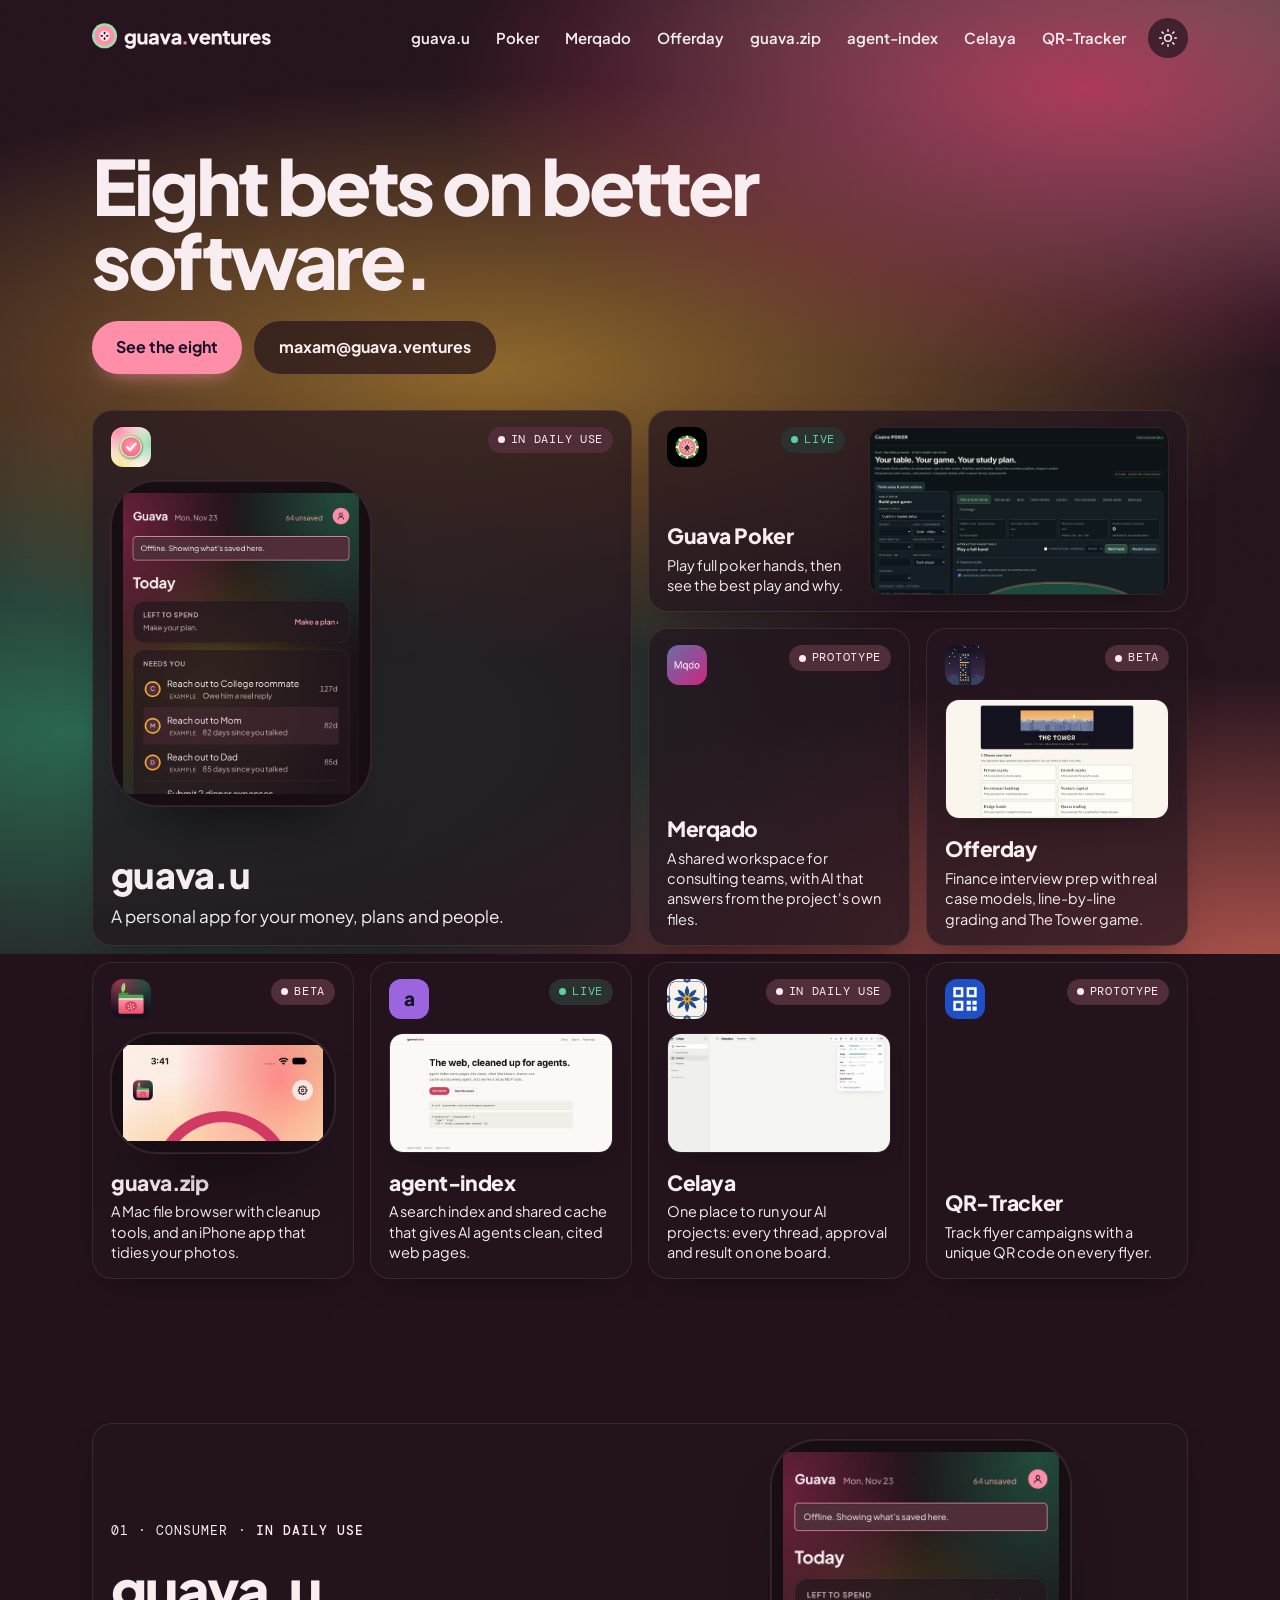
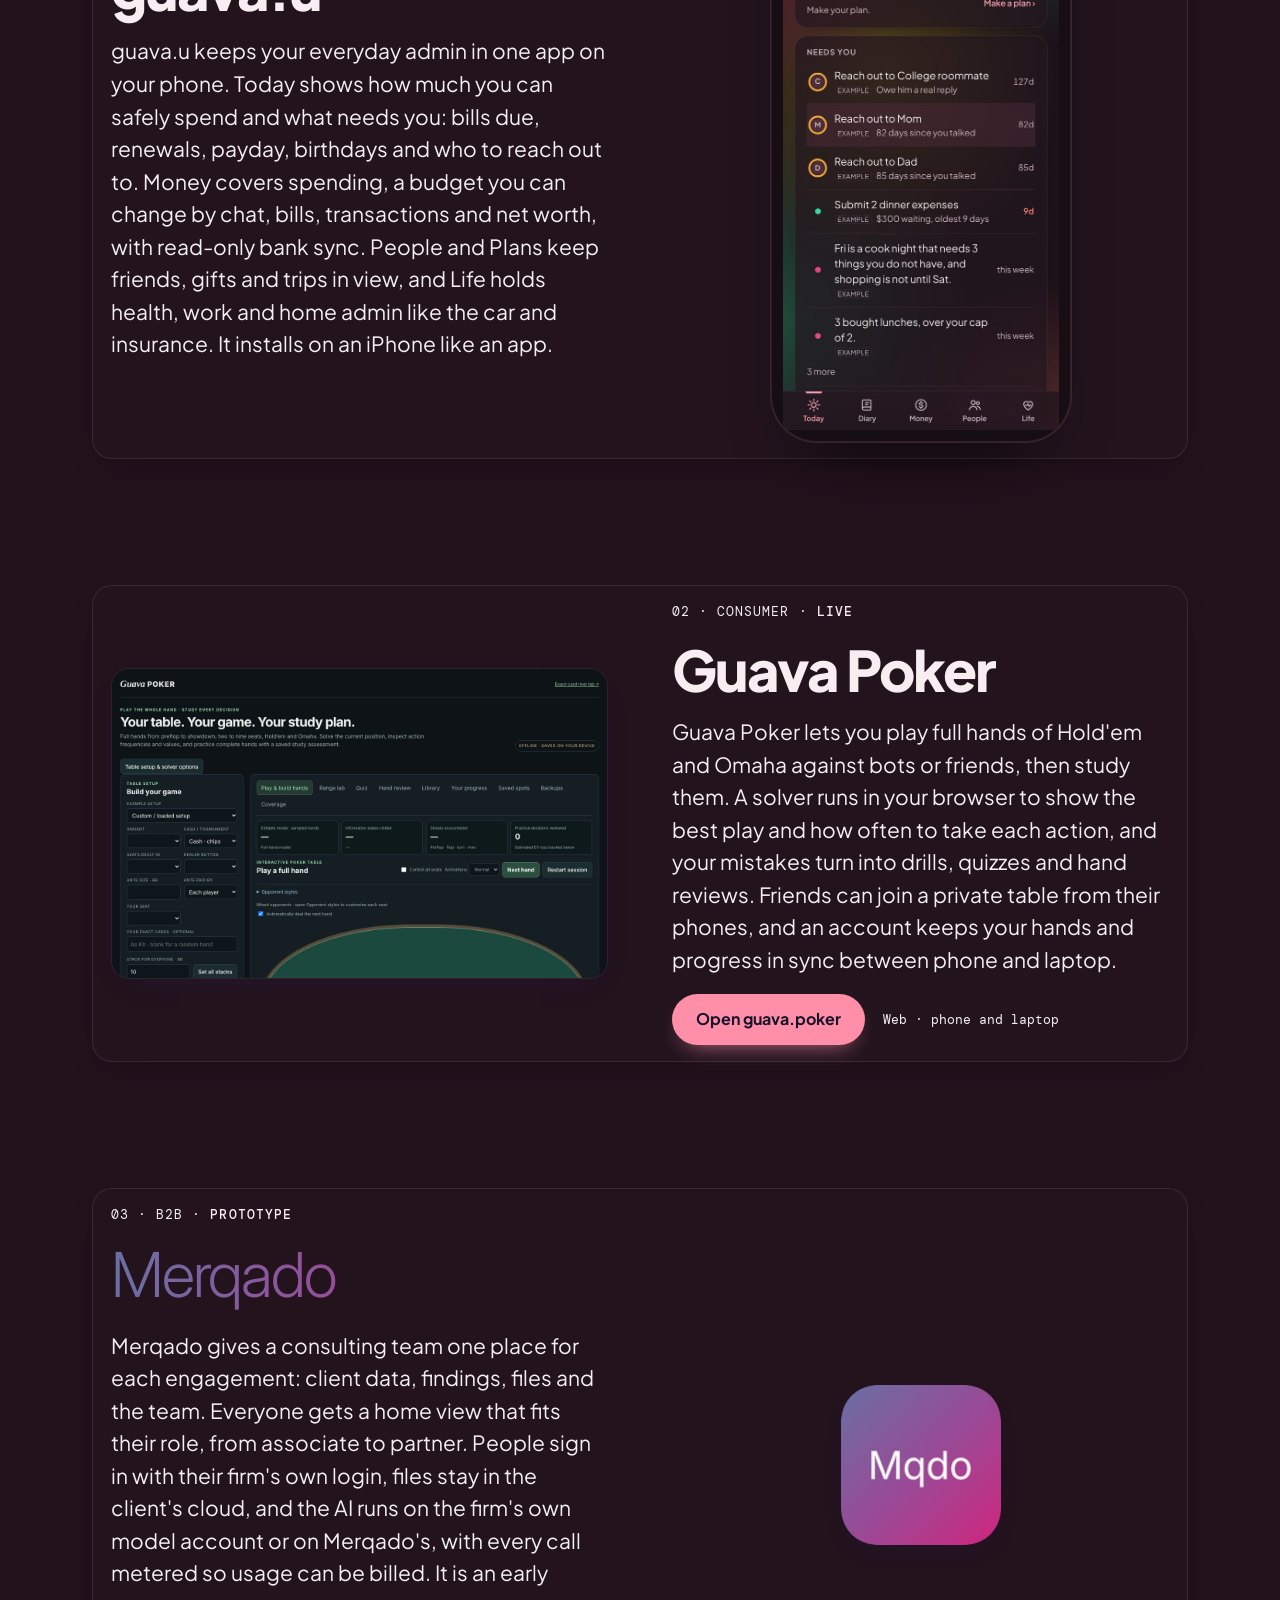
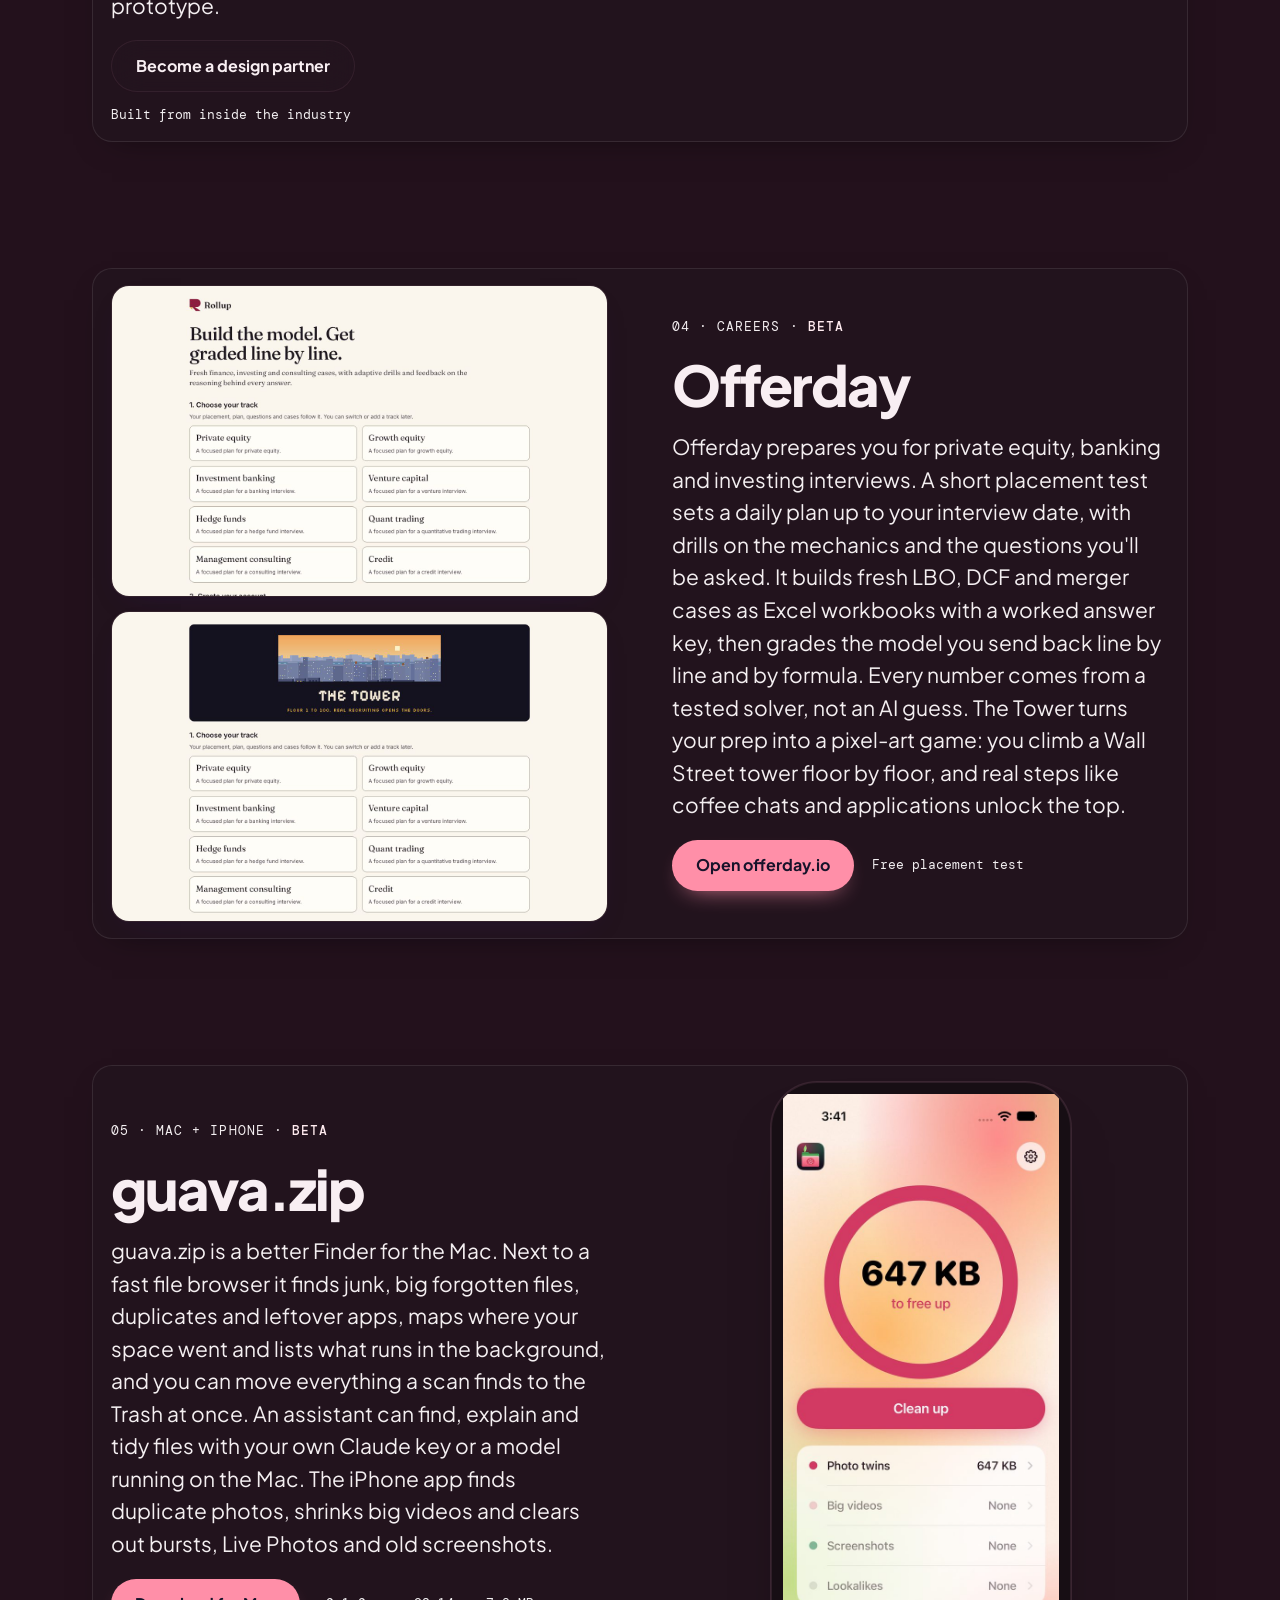
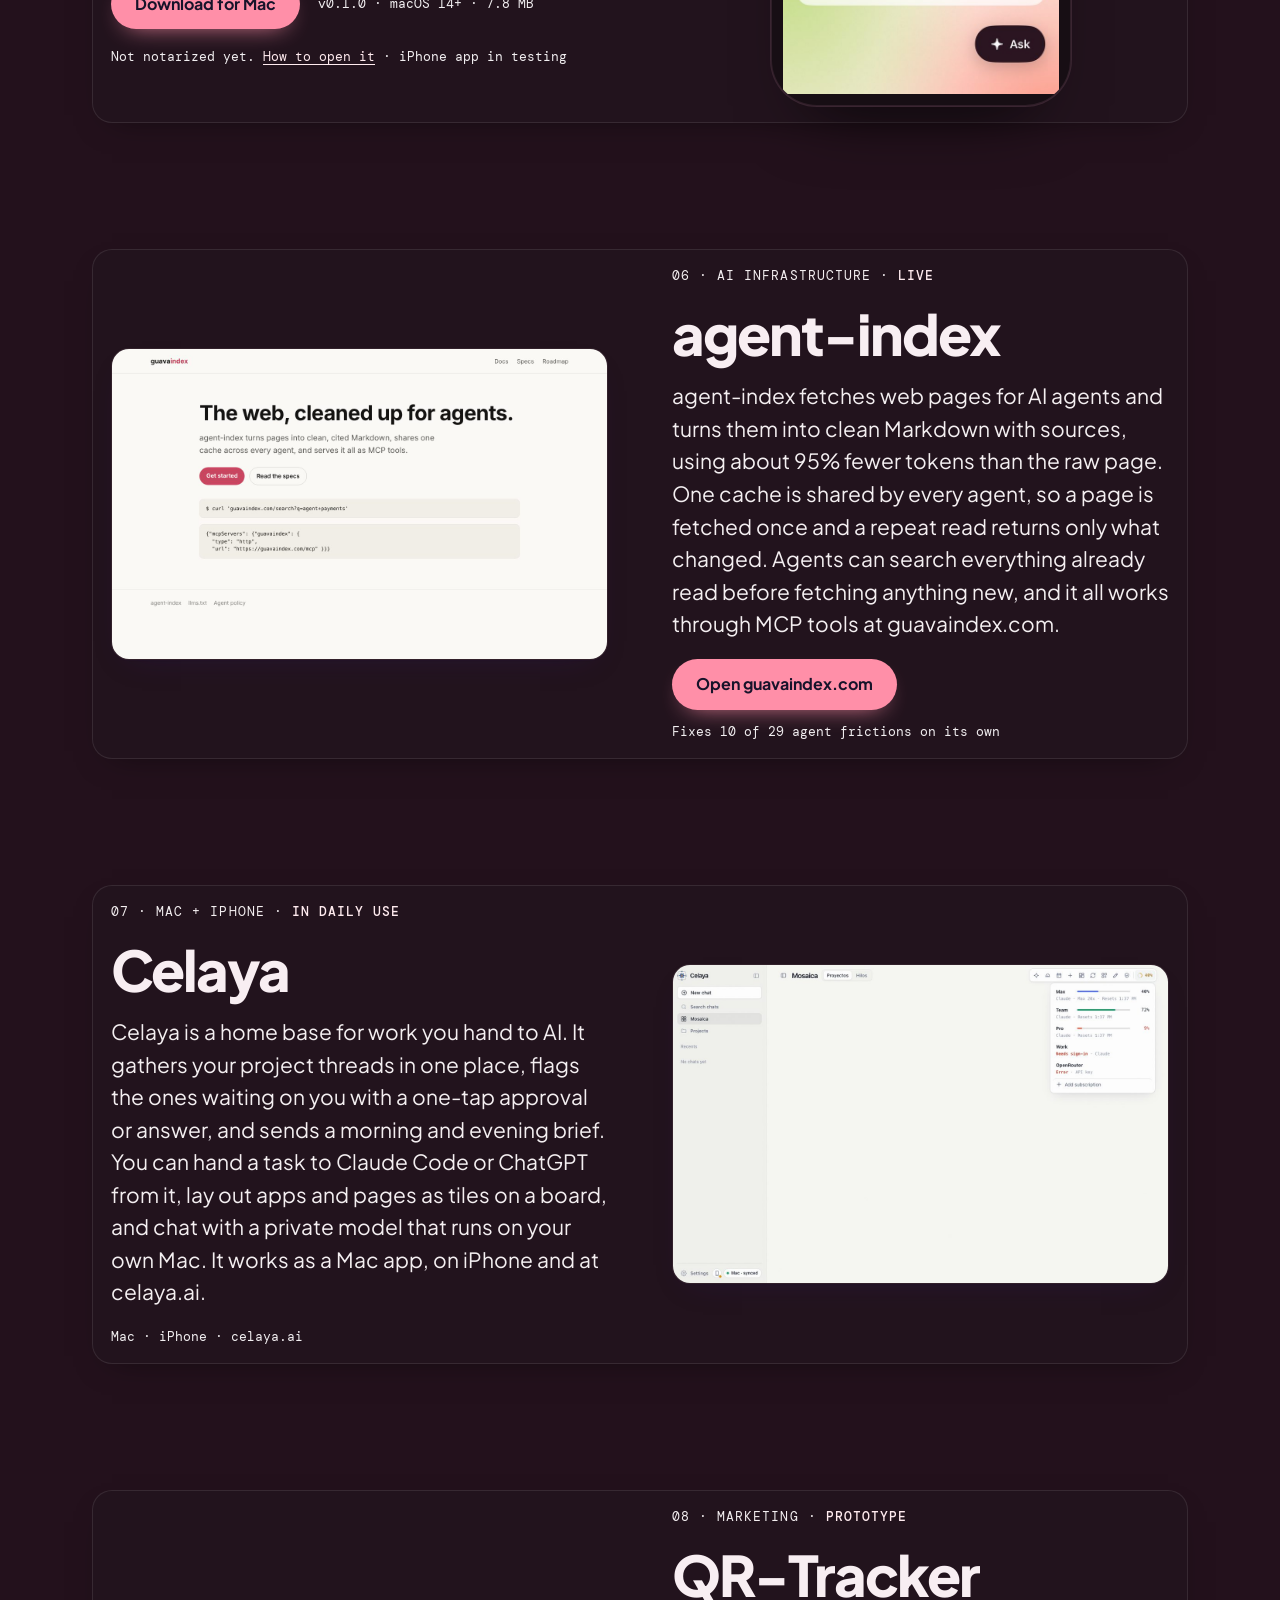
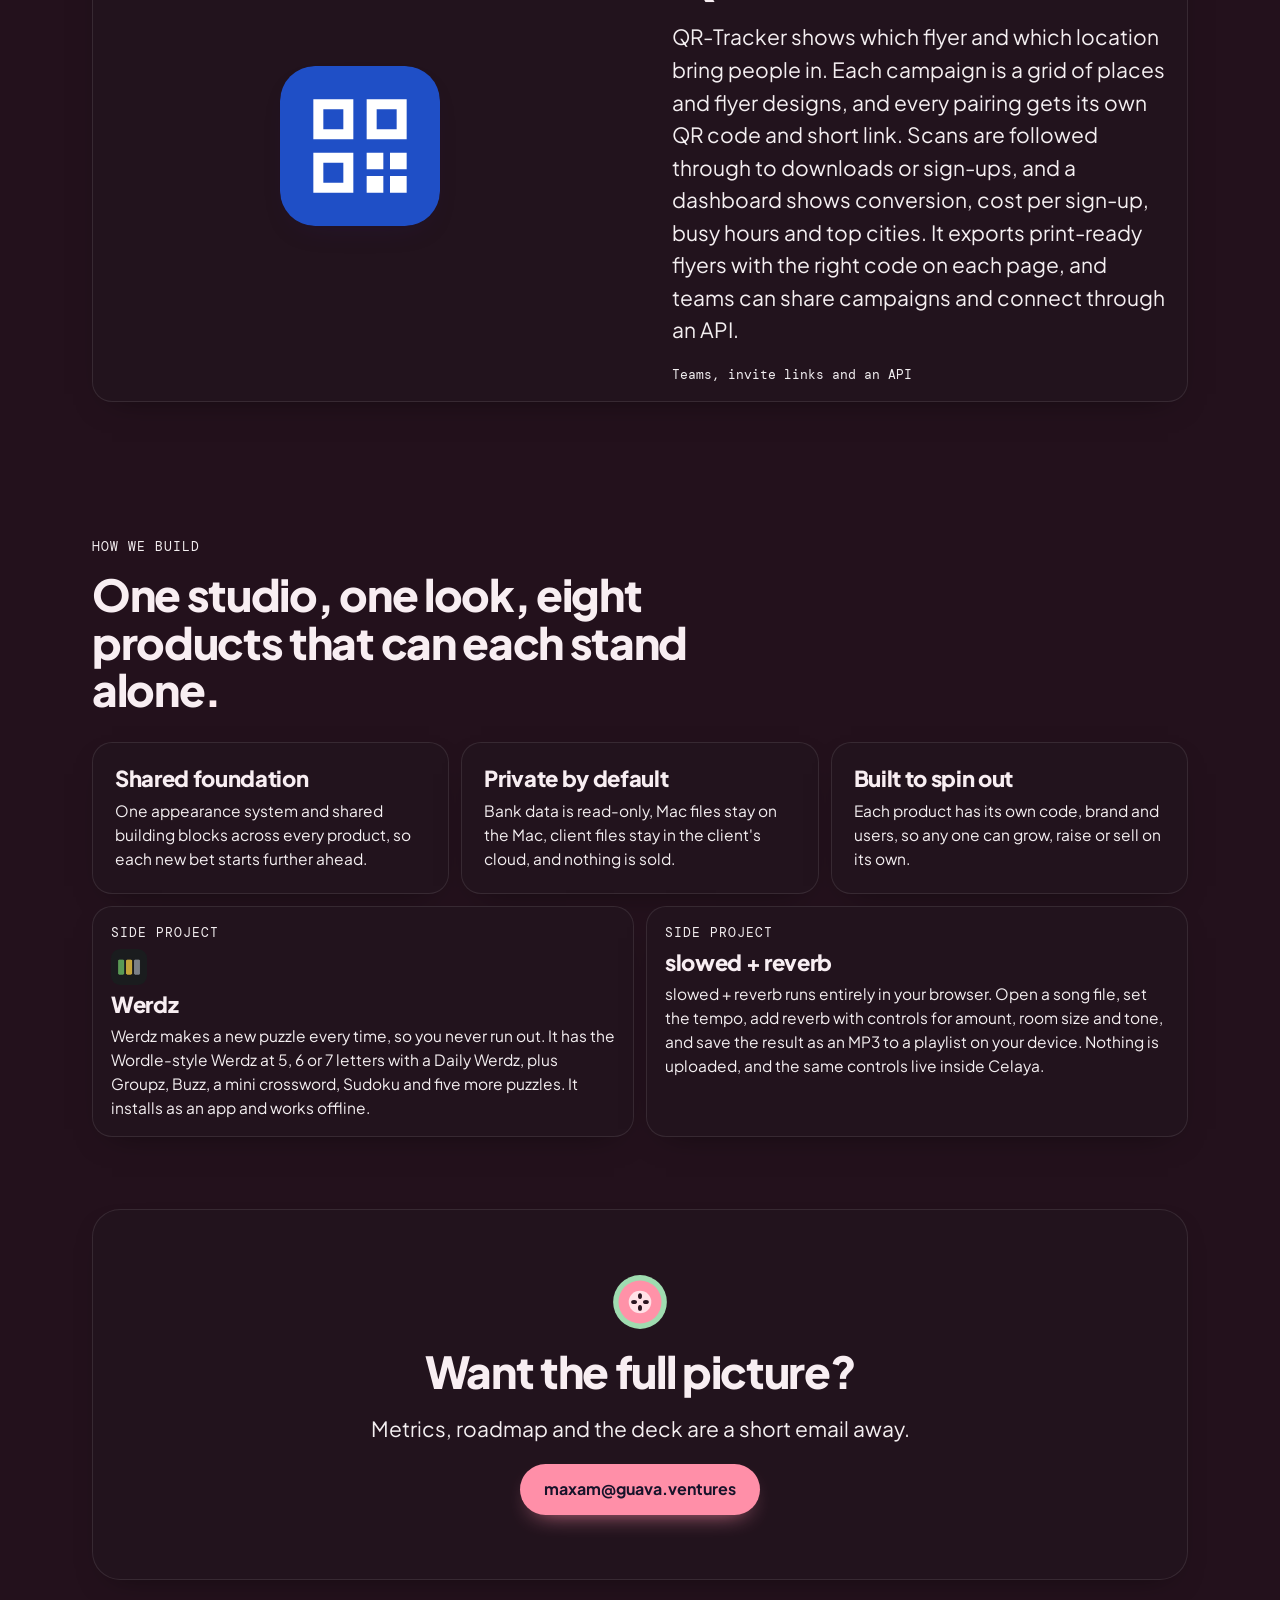
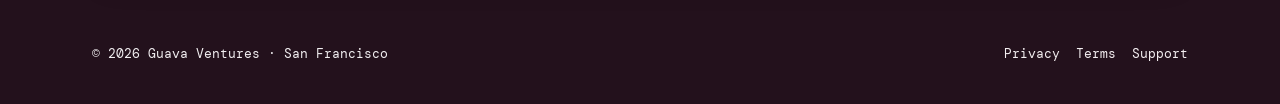
<file: index.html>
<!doctype html>
<html lang="en">
<head>
<meta charset="utf-8">
<meta name="viewport" content="width=device-width, initial-scale=1, viewport-fit=cover">
<title>Guava Ventures</title>
<meta name="description" content="Guava Ventures is a San Francisco product studio building guava.u, Guava Poker, Merqado, Offerday, guava.zip, agent-index, Celaya and QR-Tracker.">
<link rel="icon" href="/favicon.ico" sizes="any">
<link rel="icon" href="/favicon.svg" type="image/svg+xml">
<link rel="apple-touch-icon" href="/apple-touch-icon.png">
<meta name="theme-color" content="#fff4f2">
<meta property="og:type" content="website">
<meta property="og:url" content="https://guava.ventures/">
<meta property="og:title" content="Guava Ventures">
<meta property="og:description" content="A San Francisco product studio building guava.u, Guava Poker, Merqado, Offerday, guava.zip, agent-index, Celaya and QR-Tracker.">
<meta property="og:image" content="https://guava.ventures/og-image.png">
<meta property="og:image:width" content="1200">
<meta property="og:image:height" content="630">
<meta name="twitter:card" content="summary_large_image">
<script>try{var c=JSON.parse(localStorage.getItem("guava-sky-vars")||"null");if(c){var r=document.documentElement;for(var k in c.v)r.style.setProperty(k,c.v[k]);r.dataset.theme=c.t;r.dataset.style=c.s||"guava";r.style.colorScheme=c.t;}}catch(e){}</script>
<link rel="preconnect" href="https://fonts.googleapis.com">
<link rel="preconnect" href="https://fonts.gstatic.com" crossorigin>
<link rel="stylesheet" href="/assets/site.css">
<script type="module" src="/assets/site.js"></script>
</head>
<body>
<a class="skip btn btn-primary btn-sm" href="#main">Skip to content</a>
<div class="page">

<header class="site-head">
<nav class="wrap-x" aria-label="Main">
<a class="logo" href="/" aria-label="Guava Ventures home"><img class="ink" src="/assets/logo/guava-ventures-lockup-ink.svg" alt="Guava Ventures" width="190" height="30"><img class="white" src="/assets/logo/guava-ventures-lockup-white.svg" alt="Guava Ventures" width="190" height="30"></a>
<div class="nav-links">
<a class="p" href="#u">guava.u</a>
<a class="p" href="#poker">Poker</a>
<a class="p" href="#merqado">Merqado</a>
<a class="p" href="#offerday">Offerday</a>
<a class="p" href="#zip">guava.zip</a>
<a class="p" href="#agents">agent-index</a>
<a class="p" href="#celaya">Celaya</a>
<a class="p" href="#qr">QR-Tracker</a>
<button class="icon-btn" type="button" id="appearance-btn" aria-label="Appearance" aria-expanded="false" style="margin-left:8px"><svg viewBox="0 0 24 24" fill="none" stroke="currentColor" stroke-width="1.8" stroke-linecap="round" stroke-linejoin="round"><circle cx="12" cy="12" r="4"/><path d="M12 2v2M12 20v2M4.93 4.93l1.41 1.41M17.66 17.66l1.41 1.41M2 12h2M20 12h2M4.93 19.07l1.41-1.41M17.66 6.34l1.41-1.41"/></svg></button>
</div>
</nav>
</header>

<main id="main">

<section class="hero wrap-x">
<h1 class="display">Eight bets on better software<span class="dot">.</span></h1>
<div class="hero-ctas">
<a class="btn btn-primary" href="#u">See the eight</a>
<a class="btn btn-glass" href="mailto:maxam@guava.ventures">maxam@guava.ventures</a>
</div>
</section>

<section class="bento wrap-x" id="products" aria-label="Portfolio">
<ul class="bento-grid">
<li class="b-u"><a class="card bento-tile reveal" href="#u">
<span class="bento-top"><span class="bento-ic"><img src="/assets/products/icons/guava-u.png" alt=""></span><span class="chip"><i></i>In daily use</span></span>
<span class="bv-shot phone"><img src="/assets/products/shots/guavau.jpg" alt="guava.u screenshot" loading="lazy"></span>
<span class="bento-name"><b>guava.u</b><span>A personal app for your money, plans and people.</span></span>
</a></li>
<li class="b-poker"><a class="card bento-tile reveal" href="#poker">
<span class="bento-top"><span class="bento-ic"><img src="/assets/products/icons/poker.png" alt=""></span><span class="chip live"><i></i>Live</span></span>
<span class="bv-shot desk"><img src="/assets/products/shots/poker.jpg" alt="Guava Poker screenshot" loading="lazy"></span>
<span class="bento-name"><b>Guava Poker</b><span>Play full poker hands, then see the best play and why.</span></span>
</a></li>
<li class="b-merq"><a class="card bento-tile reveal" href="#merqado">
<span class="bento-top"><span class="bento-ic"><img src="/assets/products/icons/merqado.png" alt=""></span><span class="chip"><i></i>Prototype</span></span>

<span class="bento-name"><b>Merqado</b><span>A shared workspace for consulting teams, with AI that answers from the project's own files.</span></span>
</a></li>
<li class="b-offer"><a class="card bento-tile reveal" href="#offerday">
<span class="bento-top"><span class="bento-ic"><img src="/assets/products/icons/offerday-tower.png" alt=""></span><span class="chip"><i></i>Beta</span></span>
<span class="bv-shot desk"><img src="/assets/products/shots/tower.jpg" alt="Offerday screenshot" loading="lazy"></span>
<span class="bento-name"><b>Offerday</b><span>Finance interview prep with real case models, line-by-line grading and The Tower game.</span></span>
</a></li>
<li class="b-zip"><a class="card bento-tile reveal" href="#zip">
<span class="bento-top"><span class="bento-ic"><img src="/assets/products/guava-mac-icon.png" alt=""></span><span class="chip"><i></i>Beta</span></span>
<span class="bv-shot phone"><img src="/assets/products/guava-zip-iphone.jpg" alt="guava.zip screenshot" loading="lazy"></span>
<span class="bento-name"><b>guava.zip</b><span>A Mac file browser with cleanup tools, and an iPhone app that tidies your photos.</span></span>
</a></li>
<li class="b-agents"><a class="card bento-tile reveal" href="#agents">
<span class="bento-top"><span class="bento-ic"><span class="bento-letter">a</span></span><span class="chip live"><i></i>Live</span></span>
<span class="bv-shot desk"><img src="/assets/products/shots/agentindex.jpg" alt="agent-index screenshot" loading="lazy"></span>
<span class="bento-name"><b>agent-index</b><span>A search index and shared cache that gives AI agents clean, cited web pages.</span></span>
</a></li>
<li class="b-celaya"><a class="card bento-tile reveal" href="#celaya">
<span class="bento-top"><span class="bento-ic"><img src="/assets/products/celaya-icon.png" alt=""></span><span class="chip"><i></i>In daily use</span></span>
<span class="bv-shot desk"><img src="/assets/products/shots/celaya.jpg" alt="Celaya screenshot" loading="lazy"></span>
<span class="bento-name"><b>Celaya</b><span>One place to run your AI projects: every thread, approval and result on one board.</span></span>
</a></li>
<li class="b-qr"><a class="card bento-tile reveal" href="#qr">
<span class="bento-top"><span class="bento-ic"><img src="/assets/products/icons/qr-tracker.svg" alt=""></span><span class="chip"><i></i>Prototype</span></span>

<span class="bento-name"><b>QR-Tracker</b><span>Track flyer campaigns with a unique QR code on every flyer.</span></span>
</a></li>
</ul>
</section>

<!-- 01 guava.u -->
<section class="product wrap-x" id="u">
<div class="story card reveal">
<div class="copy">
<p class="eyebrow">01 · Consumer · <b>In daily use</b></p>
<h2 class="h1">guava.u</h2>
<p class="lead">guava.u keeps your everyday admin in one app on your phone. Today shows how much you can safely spend and what needs you: bills due, renewals, payday, birthdays and who to reach out to. Money covers spending, a budget you can change by chat, bills, transactions and net worth, with read-only bank sync. People and Plans keep friends, gifts and trips in view, and Life holds health, work and home admin like the car and insurance. It installs on an iPhone like an app.</p>
</div>
<div class="visual"><figure class="shot phone"><img src="/assets/products/shots/guavau.jpg" alt="guava.u screenshot" loading="lazy"></figure></div>
</div>
</section>

<!-- 02 Guava Poker -->
<section class="product wrap-x" id="poker">
<div class="story flip card reveal">
<div class="copy">
<p class="eyebrow">02 · Consumer · <b>Live</b></p>
<h2 class="h1">Guava Poker</h2>
<p class="lead">Guava Poker lets you play full hands of Hold'em and Omaha against bots or friends, then study them. A solver runs in your browser to show the best play and how often to take each action, and your mistakes turn into drills, quizzes and hand reviews. Friends can join a private table from their phones, and an account keeps your hands and progress in sync between phone and laptop.</p>
<div class="row"><a class="btn btn-primary" href="https://guava.poker">Open guava.poker</a><span class="meta">Web · phone and laptop</span></div>
</div>
<div class="visual"><figure class="shot desk"><img src="/assets/products/shots/poker.jpg" alt="Guava Poker screenshot" loading="lazy"></figure></div>
</div>
</section>

<!-- 03 Merqado -->
<section class="product wrap-x" id="merqado">
<div class="story card reveal">
<div class="copy">
<p class="eyebrow">03 · B2B · <b>Prototype</b></p>
<h2 class="merqado-word">Merqado</h2>
<p class="lead">Merqado gives a consulting team one place for each engagement: client data, findings, files and the team. Everyone gets a home view that fits their role, from associate to partner. People sign in with their firm's own login, files stay in the client's cloud, and the AI runs on the firm's own model account or on Merqado's, with every call metered so usage can be billed. It is an early prototype.</p>
<div class="row"><a class="btn btn-glass" href="mailto:maxam@guava.ventures?subject=Merqado%20design%20partner">Become a design partner</a><span class="meta">Built from inside the industry</span></div>
</div>
<div class="visual"><div class="shot-icon"><img src="/assets/products/icons/merqado.png" alt=""></div></div>
</div>
</section>

<!-- 04 Offerday -->
<section class="product wrap-x" id="offerday">
<div class="story flip card reveal">
<div class="copy">
<p class="eyebrow">04 · Careers · <b>Beta</b></p>
<h2 class="h1">Offerday</h2>
<p class="lead">Offerday prepares you for private equity, banking and investing interviews. A short placement test sets a daily plan up to your interview date, with drills on the mechanics and the questions you'll be asked. It builds fresh LBO, DCF and merger cases as Excel workbooks with a worked answer key, then grades the model you send back line by line and by formula. Every number comes from a tested solver, not an AI guess. The Tower turns your prep into a pixel-art game: you climb a Wall Street tower floor by floor, and real steps like coffee chats and applications unlock the top.</p>
<div class="row"><a class="btn btn-primary" href="https://offerday.io">Open offerday.io</a><span class="meta">Free placement test</span></div>
</div>
<div class="visual shots-2"><figure class="shot desk"><img src="/assets/products/shots/offerday.jpg" alt="Offerday case tracks" loading="lazy"></figure><figure class="shot desk"><img src="/assets/products/shots/tower.jpg" alt="The Tower" loading="lazy"></figure></div>
</div>
</section>

<!-- 05 guava.zip -->
<section class="product wrap-x" id="zip">
<div class="story card reveal">
<div class="copy">
<p class="eyebrow">05 · Mac + iPhone · <b>Beta</b></p>
<h2 class="h1">guava.zip</h2>
<p class="lead">guava.zip is a better Finder for the Mac. Next to a fast file browser it finds junk, big forgotten files, duplicates and leftover apps, maps where your space went and lists what runs in the background, and you can move everything a scan finds to the Trash at once. An assistant can find, explain and tidy files with your own Claude key or a model running on the Mac. The iPhone app finds duplicate photos, shrinks big videos and clears out bursts, Live Photos and old screenshots.</p>
<div class="row"><a class="btn btn-primary" href="/download/Guava.zip" download>Download for Mac</a><span class="meta">v0.1.0 · macOS 14+ · 7.8 MB</span></div>
<p class="meta" style="margin:0">Not notarized yet. <a href="/support/#mac">How to open it</a> · iPhone app in testing</p>
</div>
<div class="visual"><figure class="shot phone"><img src="/assets/products/guava-zip-iphone.jpg" alt="guava.zip screenshot" loading="lazy"></figure></div>
</div>
</section>

<!-- 06 agent-index -->
<section class="product wrap-x" id="agents">
<div class="story flip card reveal">
<div class="copy">
<p class="eyebrow">06 · AI infrastructure · <b>Live</b></p>
<h2 class="h1">agent-index</h2>
<p class="lead">agent-index fetches web pages for AI agents and turns them into clean Markdown with sources, using about 95% fewer tokens than the raw page. One cache is shared by every agent, so a page is fetched once and a repeat read returns only what changed. Agents can search everything already read before fetching anything new, and it all works through MCP tools at guavaindex.com.</p>
<div class="row"><a class="btn btn-primary" href="https://guavaindex.com">Open guavaindex.com</a><span class="meta">Fixes 10 of 29 agent frictions on its own</span></div>
</div>
<div class="visual"><figure class="shot desk"><img src="/assets/products/shots/agentindex.jpg" alt="agent-index screenshot" loading="lazy"></figure></div>
</div>
</section>

<!-- 07 Celaya -->
<section class="product wrap-x" id="celaya">
<div class="story card reveal">
<div class="copy">
<p class="eyebrow">07 · Mac + iPhone · <b>In daily use</b></p>
<h2 class="h1">Celaya</h2>
<p class="lead">Celaya is a home base for work you hand to AI. It gathers your project threads in one place, flags the ones waiting on you with a one-tap approval or answer, and sends a morning and evening brief. You can hand a task to Claude Code or ChatGPT from it, lay out apps and pages as tiles on a board, and chat with a private model that runs on your own Mac. It works as a Mac app, on iPhone and at celaya.ai.</p>
<div class="row"><span class="meta">Mac · iPhone · celaya.ai</span></div>
</div>
<div class="visual"><figure class="shot desk"><img src="/assets/products/shots/celaya.jpg" alt="Celaya screenshot" loading="lazy"></figure></div>
</div>
</section>

<!-- 08 QR-Tracker -->
<section class="product wrap-x" id="qr">
<div class="story flip card reveal">
<div class="copy">
<p class="eyebrow">08 · Marketing · <b>Prototype</b></p>
<h2 class="h1">QR-Tracker</h2>
<p class="lead">QR-Tracker shows which flyer and which location bring people in. Each campaign is a grid of places and flyer designs, and every pairing gets its own QR code and short link. Scans are followed through to downloads or sign-ups, and a dashboard shows conversion, cost per sign-up, busy hours and top cities. It exports print-ready flyers with the right code on each page, and teams can share campaigns and connect through an API.</p>
<div class="row"><span class="meta">Teams, invite links and an API</span></div>
</div>
<div class="visual"><div class="shot-icon"><img src="/assets/products/icons/qr-tracker.svg" alt=""></div></div>
</div>
</section>



<section class="studio wrap-x" aria-labelledby="studio-h">
<div class="reveal" style="display:grid;gap:14px;max-width:720px">
<p class="eyebrow">How we build</p>
<h2 class="h2" id="studio-h">One studio, one look, eight products that can each stand alone<span class="dot">.</span></h2>
</div>
<div class="studio-grid">
<div class="card reveal"><span class="h3">Shared foundation</span><p>One appearance system and shared building blocks across every product, so each new bet starts further ahead.</p></div>
<div class="card reveal"><span class="h3">Private by default</span><p>Bank data is read-only, Mac files stay on the Mac, client files stay in the client's cloud, and nothing is sold.</p></div>
<div class="card reveal"><span class="h3">Built to spin out</span><p>Each product has its own code, brand and users, so any one can grow, raise or sell on its own.</p></div>
</div>
<div class="sides">
<div class="card side reveal"><span class="eyebrow">Side project</span><span class="side-ic"><img src="/assets/products/icons/werdz.png" alt="" width="36" height="36"></span><span class="h3">Werdz</span><p>Werdz makes a new puzzle every time, so you never run out. It has the Wordle-style Werdz at 5, 6 or 7 letters with a Daily Werdz, plus Groupz, Buzz, a mini crossword, Sudoku and five more puzzles. It installs as an app and works offline.</p></div>
<div class="card side reveal"><span class="eyebrow">Side project</span><span class="h3">slowed + reverb</span><p>slowed + reverb runs entirely in your browser. Open a song file, set the tempo, add reverb with controls for amount, room size and tone, and save the result as an MP3 to a playlist on your device. Nothing is uploaded, and the same controls live inside Celaya.</p></div>
</div>
</section>

<section class="contact wrap-x" aria-labelledby="contact-h">
<div class="card reveal">
<img src="/assets/logo/guava-mark.svg" alt="" width="56" height="56">
<h2 class="h2" id="contact-h">Want the full picture?</h2>
<p class="lead" style="max-width:40ch">Metrics, roadmap and the deck are a short email away.</p>
<a class="btn btn-primary" href="mailto:maxam@guava.ventures">maxam@guava.ventures</a>
</div>
</section>

</main>

<footer class="site-foot wrap-x">
<span>© 2026 Guava Ventures · San Francisco</span>
<nav aria-label="Legal"><a href="/privacy/">Privacy</a><a href="/terms/">Terms</a><a href="/support/">Support</a></nav>
</footer>

</div>
</body>
</html>
</file>
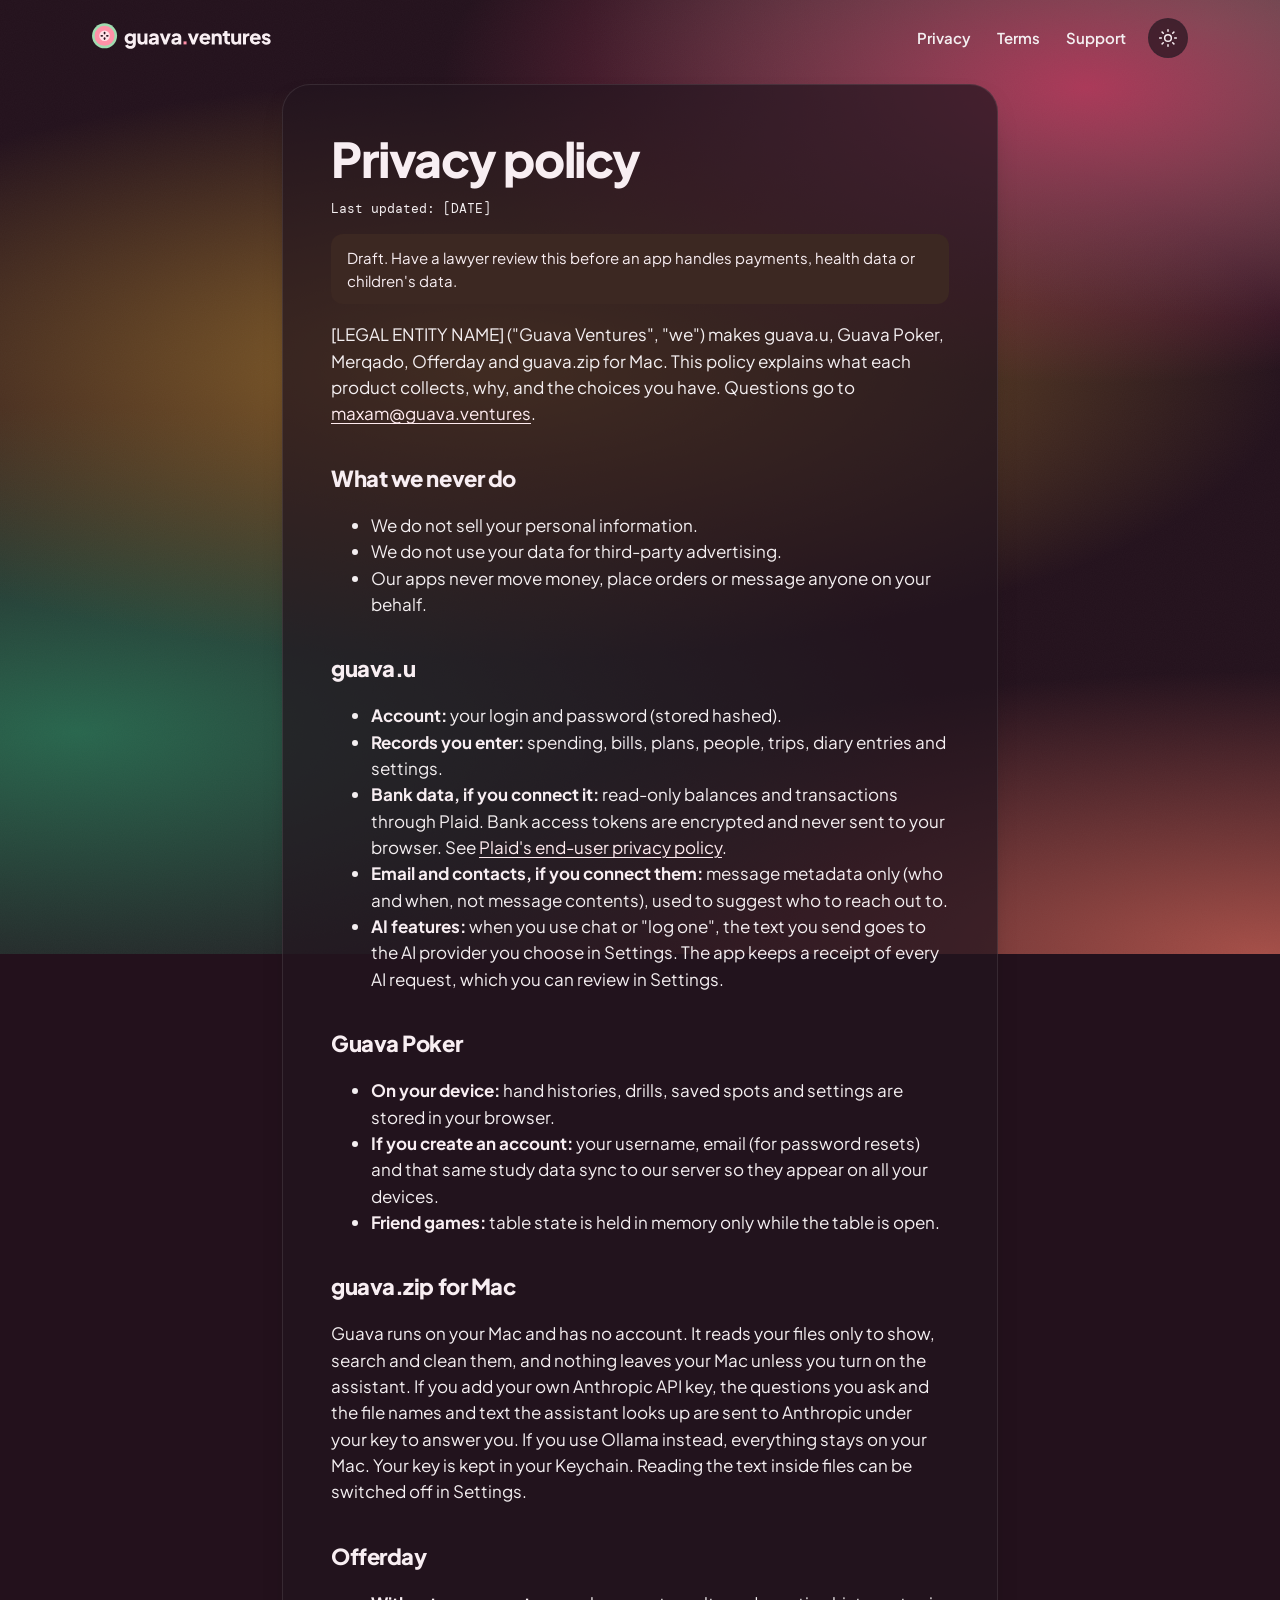
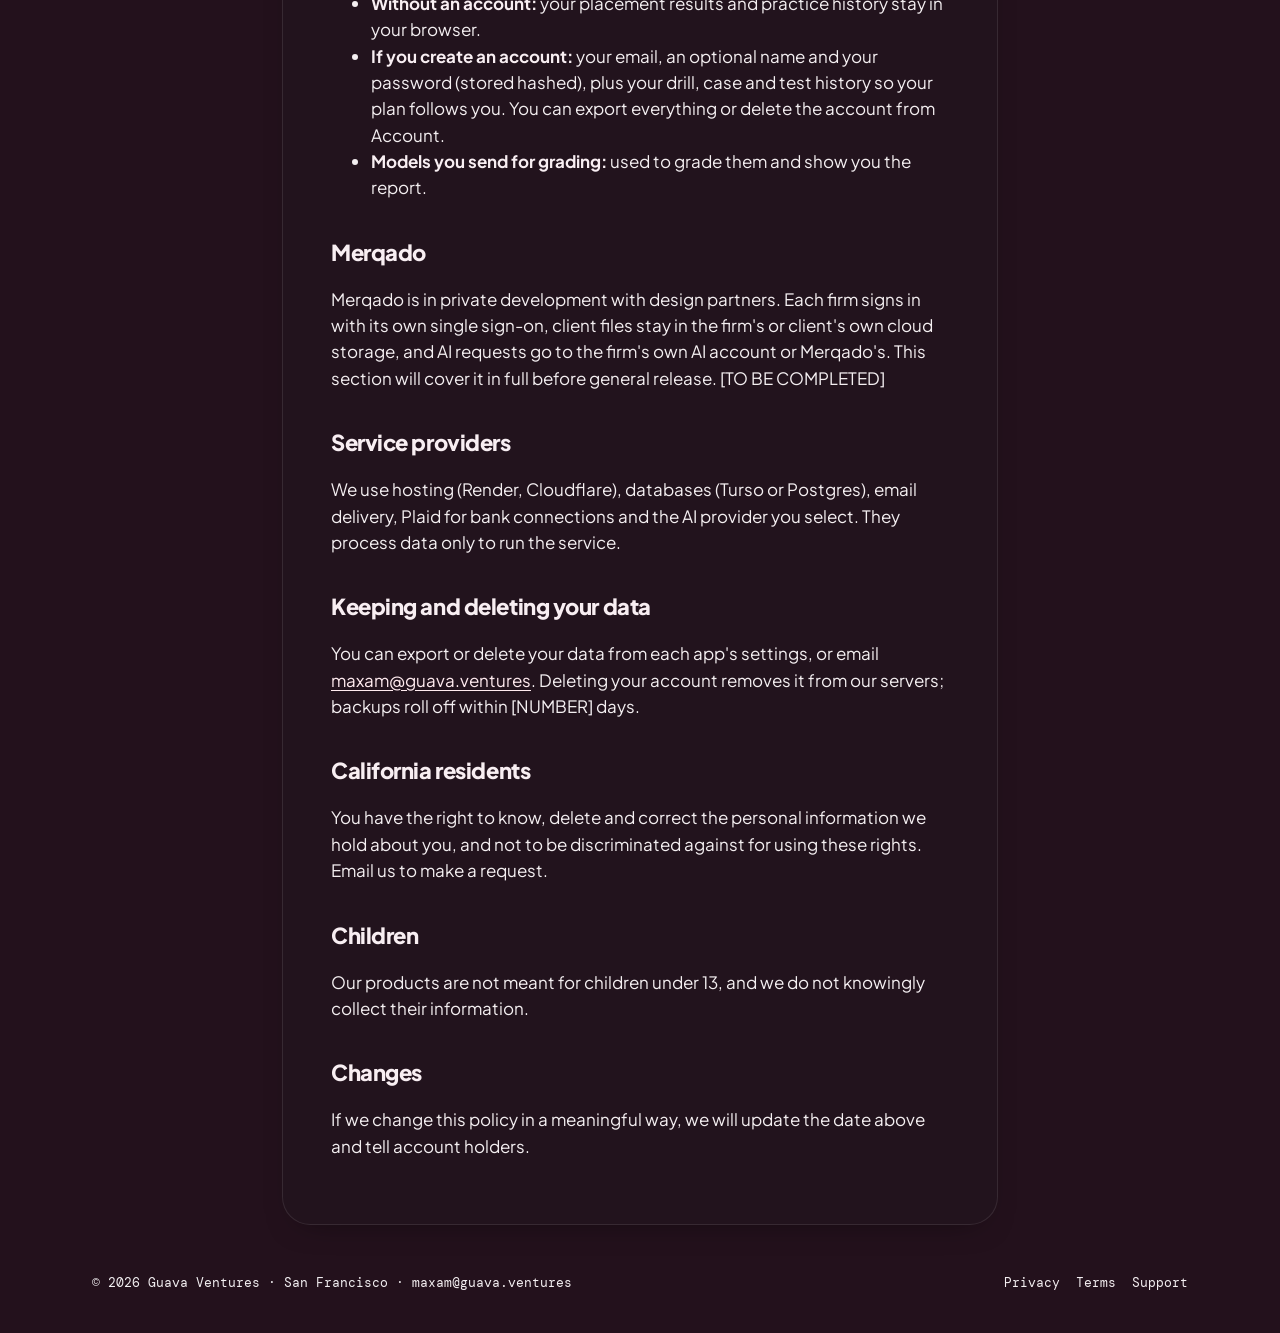
<file: privacy/index.html>
<!doctype html>
<html lang="en">
<head>
<meta charset="utf-8">
<meta name="viewport" content="width=device-width, initial-scale=1, viewport-fit=cover">
<title>Privacy policy · Guava Ventures</title>
<link rel="icon" href="/favicon.ico" sizes="any">
<link rel="icon" href="/favicon.svg" type="image/svg+xml">
<link rel="apple-touch-icon" href="/apple-touch-icon.png">
<meta name="theme-color" content="#fff4f2">
<script>try{var c=JSON.parse(localStorage.getItem("guava-sky-vars")||"null");if(c){var r=document.documentElement;for(var k in c.v)r.style.setProperty(k,c.v[k]);r.dataset.theme=c.t;r.dataset.style=c.s||"guava";r.style.colorScheme=c.t;}}catch(e){}</script>
<link rel="preconnect" href="https://fonts.googleapis.com">
<link rel="preconnect" href="https://fonts.gstatic.com" crossorigin>
<link rel="stylesheet" href="/assets/site.css">
<script type="module" src="/assets/site.js"></script>
</head>
<body>
<div class="page">
<header class="site-head">
<nav class="wrap-x" aria-label="Main">
<a class="logo" href="/" aria-label="Guava Ventures home"><img class="ink" src="/assets/logo/guava-ventures-lockup-ink.svg" alt="Guava Ventures" width="178" height="28"><img class="white" src="/assets/logo/guava-ventures-lockup-white.svg" alt="Guava Ventures" width="178" height="28"></a>
<div class="nav-links">
<a class="p" href="/privacy/">Privacy</a>
<a class="p" href="/terms/">Terms</a>
<a class="p" href="/support/">Support</a>
<button class="icon-btn" type="button" id="appearance-btn" aria-label="Appearance" aria-expanded="false" style="margin-left:8px"><svg viewBox="0 0 24 24" fill="none" stroke="currentColor" stroke-width="1.8" stroke-linecap="round" stroke-linejoin="round"><circle cx="12" cy="12" r="4"/><path d="M12 2v2M12 20v2M4.93 4.93l1.41 1.41M17.66 17.66l1.41 1.41M2 12h2M20 12h2M4.93 19.07l1.41-1.41M17.66 6.34l1.41-1.41"/></svg></button>
</div>
</nav>
</header>
<main class="doc" id="main">
<div class="card">
<h1>Privacy policy</h1>
<p class="meta">Last updated: [DATE]</p>
<p class="note">Draft. Have a lawyer review this before an app handles payments, health data or children's data.</p>
<p>[LEGAL ENTITY NAME] ("Guava Ventures", "we") makes guava.u, Guava Poker, Merqado, Offerday and guava.zip for Mac. This policy explains what each product collects, why, and the choices you have. Questions go to <a href="mailto:maxam@guava.ventures">maxam@guava.ventures</a>.</p>
<h2>What we never do</h2>
<ul><li>We do not sell your personal information.</li><li>We do not use your data for third-party advertising.</li><li>Our apps never move money, place orders or message anyone on your behalf.</li></ul>
<h2>guava.u</h2>
<ul>
<li><strong>Account:</strong> your login and password (stored hashed).</li>
<li><strong>Records you enter:</strong> spending, bills, plans, people, trips, diary entries and settings.</li>
<li><strong>Bank data, if you connect it:</strong> read-only balances and transactions through Plaid. Bank access tokens are encrypted and never sent to your browser. See <a href="https://plaid.com/legal/#end-user-privacy-policy">Plaid's end-user privacy policy</a>.</li>
<li><strong>Email and contacts, if you connect them:</strong> message metadata only (who and when, not message contents), used to suggest who to reach out to.</li>
<li><strong>AI features:</strong> when you use chat or "log one", the text you send goes to the AI provider you choose in Settings. The app keeps a receipt of every AI request, which you can review in Settings.</li>
</ul>
<h2>Guava Poker</h2>
<ul>
<li><strong>On your device:</strong> hand histories, drills, saved spots and settings are stored in your browser.</li>
<li><strong>If you create an account:</strong> your username, email (for password resets) and that same study data sync to our server so they appear on all your devices.</li>
<li><strong>Friend games:</strong> table state is held in memory only while the table is open.</li>
</ul>
<h2>guava.zip for Mac</h2>
<p>Guava runs on your Mac and has no account. It reads your files only to show, search and clean them, and nothing leaves your Mac unless you turn on the assistant. If you add your own Anthropic API key, the questions you ask and the file names and text the assistant looks up are sent to Anthropic under your key to answer you. If you use Ollama instead, everything stays on your Mac. Your key is kept in your Keychain. Reading the text inside files can be switched off in Settings.</p>
<h2>Offerday</h2>
<ul>
<li><strong>Without an account:</strong> your placement results and practice history stay in your browser.</li>
<li><strong>If you create an account:</strong> your email, an optional name and your password (stored hashed), plus your drill, case and test history so your plan follows you. You can export everything or delete the account from Account.</li>
<li><strong>Models you send for grading:</strong> used to grade them and show you the report.</li>
</ul>
<h2>Merqado</h2>
<p>Merqado is in private development with design partners. Each firm signs in with its own single sign-on, client files stay in the firm's or client's own cloud storage, and AI requests go to the firm's own AI account or Merqado's. This section will cover it in full before general release. [TO BE COMPLETED]</p>
<h2>Service providers</h2>
<p>We use hosting (Render, Cloudflare), databases (Turso or Postgres), email delivery, Plaid for bank connections and the AI provider you select. They process data only to run the service.</p>
<h2>Keeping and deleting your data</h2>
<p>You can export or delete your data from each app's settings, or email <a href="mailto:maxam@guava.ventures">maxam@guava.ventures</a>. Deleting your account removes it from our servers; backups roll off within [NUMBER] days.</p>
<h2>California residents</h2>
<p>You have the right to know, delete and correct the personal information we hold about you, and not to be discriminated against for using these rights. Email us to make a request.</p>
<h2>Children</h2>
<p>Our products are not meant for children under 13, and we do not knowingly collect their information.</p>
<h2>Changes</h2>
<p>If we change this policy in a meaningful way, we will update the date above and tell account holders.</p>
</div>
</main>
<footer class="site-foot wrap-x">
<span>© 2026 Guava Ventures · San Francisco · <a href="mailto:maxam@guava.ventures">maxam@guava.ventures</a></span>
<nav aria-label="Legal"><a href="/privacy/">Privacy</a><a href="/terms/">Terms</a><a href="/support/">Support</a></nav>
</footer>
</div>
</body>
</html>
</file>
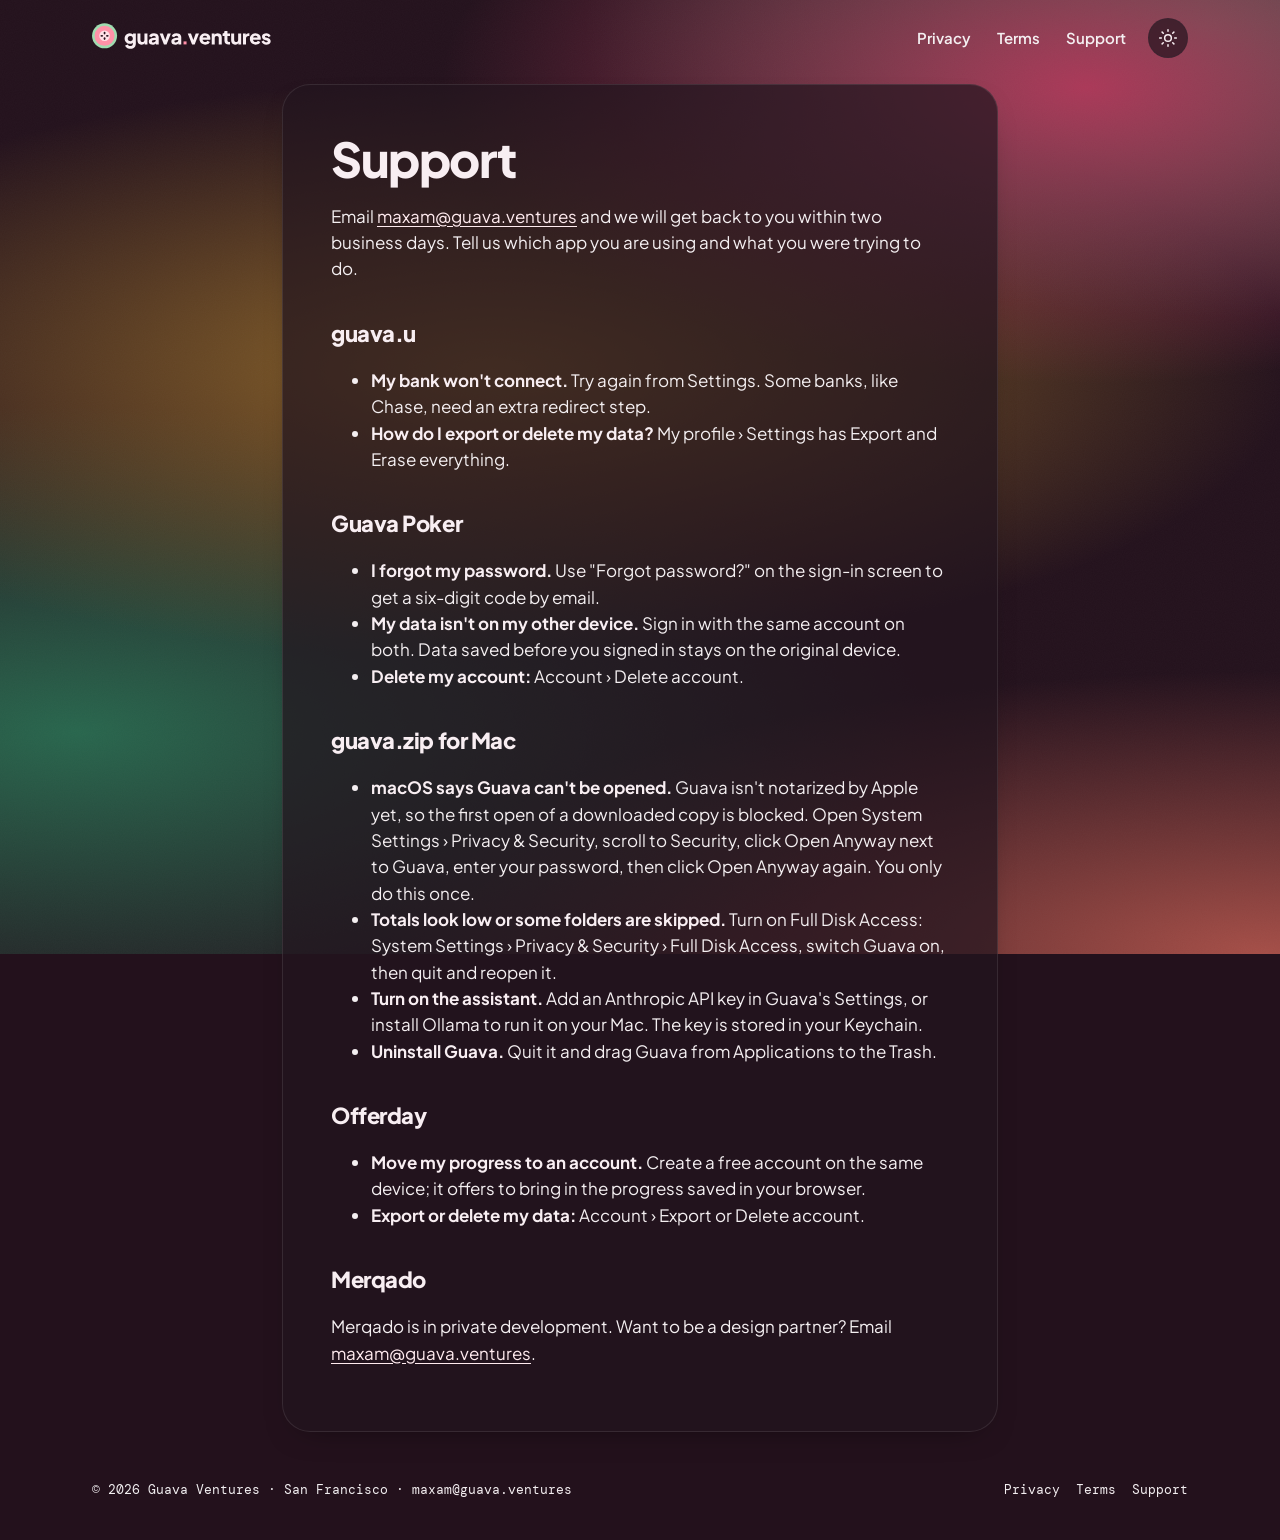
<file: support/index.html>
<!doctype html>
<html lang="en">
<head>
<meta charset="utf-8">
<meta name="viewport" content="width=device-width, initial-scale=1, viewport-fit=cover">
<title>Support · Guava Ventures</title>
<link rel="icon" href="/favicon.ico" sizes="any">
<link rel="icon" href="/favicon.svg" type="image/svg+xml">
<link rel="apple-touch-icon" href="/apple-touch-icon.png">
<meta name="theme-color" content="#fff4f2">
<script>try{var c=JSON.parse(localStorage.getItem("guava-sky-vars")||"null");if(c){var r=document.documentElement;for(var k in c.v)r.style.setProperty(k,c.v[k]);r.dataset.theme=c.t;r.dataset.style=c.s||"guava";r.style.colorScheme=c.t;}}catch(e){}</script>
<link rel="preconnect" href="https://fonts.googleapis.com">
<link rel="preconnect" href="https://fonts.gstatic.com" crossorigin>
<link rel="stylesheet" href="/assets/site.css">
<script type="module" src="/assets/site.js"></script>
</head>
<body>
<div class="page">
<header class="site-head">
<nav class="wrap-x" aria-label="Main">
<a class="logo" href="/" aria-label="Guava Ventures home"><img class="ink" src="/assets/logo/guava-ventures-lockup-ink.svg" alt="Guava Ventures" width="178" height="28"><img class="white" src="/assets/logo/guava-ventures-lockup-white.svg" alt="Guava Ventures" width="178" height="28"></a>
<div class="nav-links">
<a class="p" href="/privacy/">Privacy</a>
<a class="p" href="/terms/">Terms</a>
<a class="p" href="/support/">Support</a>
<button class="icon-btn" type="button" id="appearance-btn" aria-label="Appearance" aria-expanded="false" style="margin-left:8px"><svg viewBox="0 0 24 24" fill="none" stroke="currentColor" stroke-width="1.8" stroke-linecap="round" stroke-linejoin="round"><circle cx="12" cy="12" r="4"/><path d="M12 2v2M12 20v2M4.93 4.93l1.41 1.41M17.66 17.66l1.41 1.41M2 12h2M20 12h2M4.93 19.07l1.41-1.41M17.66 6.34l1.41-1.41"/></svg></button>
</div>
</nav>
</header>
<main class="doc" id="main">
<div class="card">
<h1>Support</h1>
<p>Email <a href="mailto:maxam@guava.ventures">maxam@guava.ventures</a> and we will get back to you within two business days. Tell us which app you are using and what you were trying to do.</p>
<h2>guava.u</h2>
<ul><li><strong>My bank won't connect.</strong> Try again from Settings. Some banks, like Chase, need an extra redirect step.</li><li><strong>How do I export or delete my data?</strong> My profile › Settings has Export and Erase everything.</li></ul>
<h2>Guava Poker</h2>
<ul><li><strong>I forgot my password.</strong> Use "Forgot password?" on the sign-in screen to get a six-digit code by email.</li><li><strong>My data isn't on my other device.</strong> Sign in with the same account on both. Data saved before you signed in stays on the original device.</li><li><strong>Delete my account:</strong> Account › Delete account.</li></ul>
<h2 id="mac">guava.zip for Mac</h2>
<ul><li><strong>macOS says Guava can't be opened.</strong> Guava isn't notarized by Apple yet, so the first open of a downloaded copy is blocked. Open System Settings › Privacy &amp; Security, scroll to Security, click Open Anyway next to Guava, enter your password, then click Open Anyway again. You only do this once.</li><li><strong>Totals look low or some folders are skipped.</strong> Turn on Full Disk Access: System Settings › Privacy &amp; Security › Full Disk Access, switch Guava on, then quit and reopen it.</li><li><strong>Turn on the assistant.</strong> Add an Anthropic API key in Guava's Settings, or install Ollama to run it on your Mac. The key is stored in your Keychain.</li><li><strong>Uninstall Guava.</strong> Quit it and drag Guava from Applications to the Trash.</li></ul>
<h2>Offerday</h2>
<ul><li><strong>Move my progress to an account.</strong> Create a free account on the same device; it offers to bring in the progress saved in your browser.</li><li><strong>Export or delete my data:</strong> Account › Export or Delete account.</li></ul>
<h2>Merqado</h2>
<p>Merqado is in private development. Want to be a design partner? Email <a href="mailto:maxam@guava.ventures">maxam@guava.ventures</a>.</p>
</div>
</main>
<footer class="site-foot wrap-x">
<span>© 2026 Guava Ventures · San Francisco · <a href="mailto:maxam@guava.ventures">maxam@guava.ventures</a></span>
<nav aria-label="Legal"><a href="/privacy/">Privacy</a><a href="/terms/">Terms</a><a href="/support/">Support</a></nav>
</footer>
</div>
</body>
</html>
</file>
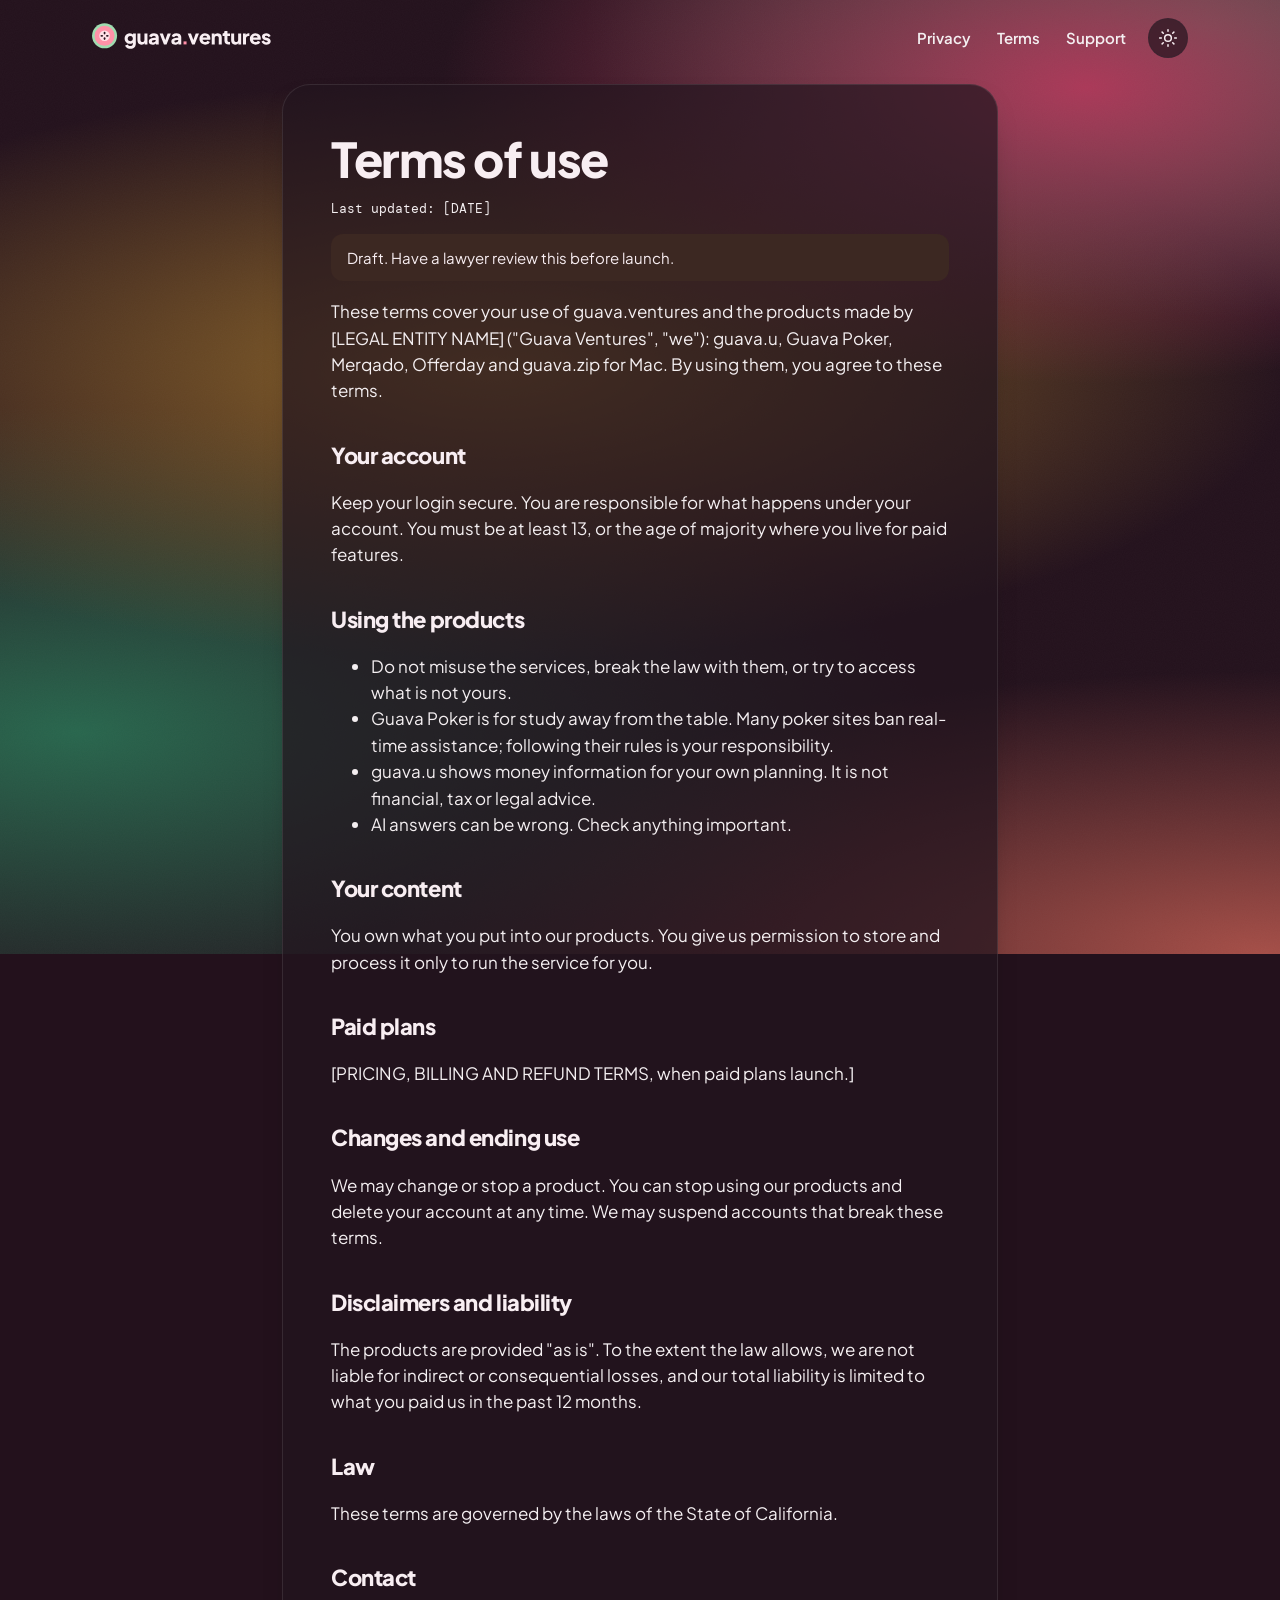
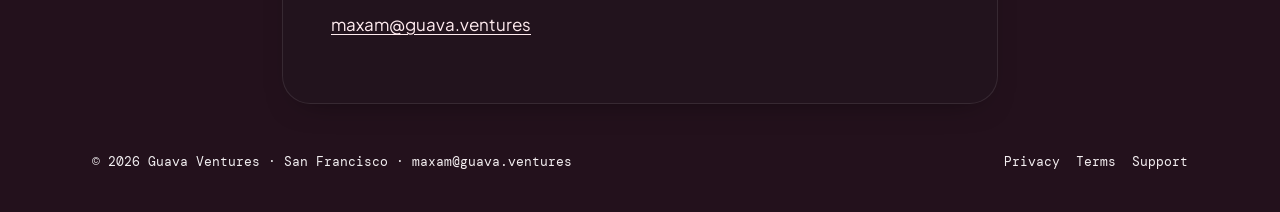
<file: terms/index.html>
<!doctype html>
<html lang="en">
<head>
<meta charset="utf-8">
<meta name="viewport" content="width=device-width, initial-scale=1, viewport-fit=cover">
<title>Terms of use · Guava Ventures</title>
<link rel="icon" href="/favicon.ico" sizes="any">
<link rel="icon" href="/favicon.svg" type="image/svg+xml">
<link rel="apple-touch-icon" href="/apple-touch-icon.png">
<meta name="theme-color" content="#fff4f2">
<script>try{var c=JSON.parse(localStorage.getItem("guava-sky-vars")||"null");if(c){var r=document.documentElement;for(var k in c.v)r.style.setProperty(k,c.v[k]);r.dataset.theme=c.t;r.dataset.style=c.s||"guava";r.style.colorScheme=c.t;}}catch(e){}</script>
<link rel="preconnect" href="https://fonts.googleapis.com">
<link rel="preconnect" href="https://fonts.gstatic.com" crossorigin>
<link rel="stylesheet" href="/assets/site.css">
<script type="module" src="/assets/site.js"></script>
</head>
<body>
<div class="page">
<header class="site-head">
<nav class="wrap-x" aria-label="Main">
<a class="logo" href="/" aria-label="Guava Ventures home"><img class="ink" src="/assets/logo/guava-ventures-lockup-ink.svg" alt="Guava Ventures" width="178" height="28"><img class="white" src="/assets/logo/guava-ventures-lockup-white.svg" alt="Guava Ventures" width="178" height="28"></a>
<div class="nav-links">
<a class="p" href="/privacy/">Privacy</a>
<a class="p" href="/terms/">Terms</a>
<a class="p" href="/support/">Support</a>
<button class="icon-btn" type="button" id="appearance-btn" aria-label="Appearance" aria-expanded="false" style="margin-left:8px"><svg viewBox="0 0 24 24" fill="none" stroke="currentColor" stroke-width="1.8" stroke-linecap="round" stroke-linejoin="round"><circle cx="12" cy="12" r="4"/><path d="M12 2v2M12 20v2M4.93 4.93l1.41 1.41M17.66 17.66l1.41 1.41M2 12h2M20 12h2M4.93 19.07l1.41-1.41M17.66 6.34l1.41-1.41"/></svg></button>
</div>
</nav>
</header>
<main class="doc" id="main">
<div class="card">
<h1>Terms of use</h1>
<p class="meta">Last updated: [DATE]</p>
<p class="note">Draft. Have a lawyer review this before launch.</p>
<p>These terms cover your use of guava.ventures and the products made by [LEGAL ENTITY NAME] ("Guava Ventures", "we"): guava.u, Guava Poker, Merqado, Offerday and guava.zip for Mac. By using them, you agree to these terms.</p>
<h2>Your account</h2>
<p>Keep your login secure. You are responsible for what happens under your account. You must be at least 13, or the age of majority where you live for paid features.</p>
<h2>Using the products</h2>
<ul><li>Do not misuse the services, break the law with them, or try to access what is not yours.</li><li>Guava Poker is for study away from the table. Many poker sites ban real-time assistance; following their rules is your responsibility.</li><li>guava.u shows money information for your own planning. It is not financial, tax or legal advice.</li><li>AI answers can be wrong. Check anything important.</li></ul>
<h2>Your content</h2>
<p>You own what you put into our products. You give us permission to store and process it only to run the service for you.</p>
<h2>Paid plans</h2>
<p>[PRICING, BILLING AND REFUND TERMS, when paid plans launch.]</p>
<h2>Changes and ending use</h2>
<p>We may change or stop a product. You can stop using our products and delete your account at any time. We may suspend accounts that break these terms.</p>
<h2>Disclaimers and liability</h2>
<p>The products are provided "as is". To the extent the law allows, we are not liable for indirect or consequential losses, and our total liability is limited to what you paid us in the past 12 months.</p>
<h2>Law</h2>
<p>These terms are governed by the laws of the State of California.</p>
<h2>Contact</h2>
<p><a href="mailto:maxam@guava.ventures">maxam@guava.ventures</a></p>
</div>
</main>
<footer class="site-foot wrap-x">
<span>© 2026 Guava Ventures · San Francisco · <a href="mailto:maxam@guava.ventures">maxam@guava.ventures</a></span>
<nav aria-label="Legal"><a href="/privacy/">Privacy</a><a href="/terms/">Terms</a><a href="/support/">Support</a></nav>
</footer>
</div>
</body>
</html>
</file>
<file: assets/site.css>
/* guava.ventures: page styles on top of the Guava theme (guava-sky.js).
   Every colour comes from the theme variables; none is hard-coded here except the Merqado and Offerday wordmarks. */

:root {
  /* Fallbacks before the sky script runs (Guava look at midday). */
  --ground: #fff4f2; --panel: #ffffff; --panel-glass: rgba(255,255,255,.74); --ink: #2a1520; --ink-soft: #634753; --ink-faint: #785b67;
  --rule: #f2e0e2; --rule-strong: #b89aa6; --accent: #821e39; --accent-fill: #d23a63; --on-accent: #ffffff; --accent-soft: #fbe3e9; --accent-line: #e99db1;
  --good: #157a4f; --signal: #9c5208; --bad: #b8352f; --hero-bg: linear-gradient(135deg, #ff92a8, #9fdcb0, #f6e48a); --hero-on: #17132a;
  --f-body: "Plus Jakarta Sans", ui-sans-serif, system-ui, sans-serif; --f-display: var(--f-body);
  --f-mono: "DM Mono", ui-monospace, Menlo, monospace;
  --radius-card: 20px;
  --radius-big: 28px;
  --shadow-card: 0 1px 1px rgba(40,24,110,.04), 0 12px 32px -20px rgba(40,24,110,.35);
  --max: 1160px;
  --gutter: clamp(16px, 4vw, 32px);
}
*, *::before, *::after { box-sizing: border-box; }
html { scroll-behavior: smooth; -webkit-text-size-adjust: 100%; }
body { line-height: 1.55; font-size: 17px; overflow-x: hidden; -webkit-font-smoothing: antialiased; }
img { max-width: 100%; }
a { color: var(--accent); text-underline-offset: 3px; }
a:hover { color: var(--ink); }
:focus-visible { outline: 2px solid var(--accent); outline-offset: 3px; border-radius: 6px; }
::selection { background: var(--accent-soft); color: var(--ink); }
.page { position: relative; z-index: 1; }
.mono { font-family: var(--f-mono); }
.wrap-x { max-width: var(--max); margin: 0 auto; padding-left: var(--gutter); padding-right: var(--gutter); }
.skip { position: absolute; left: -999px; top: 8px; z-index: 50; }
.skip:focus { left: 8px; }

/* Logo: ink on a light sky, white on a dark one. */
.logo { display: block; line-height: 0; }
.logo img { height: 30px; width: auto; display: block; }
.logo .white { display: none; }
:root[data-theme="dark"] .logo .ink { display: none; }
:root[data-theme="dark"] .logo .white { display: block; }

/* Header: sits on the sky at rest, frosts once the page scrolls. */
.site-head { position: sticky; top: 0; z-index: 10; }
.site-head::before { content: ""; position: absolute; inset: 0 0 -28px; z-index: -1; opacity: 0; pointer-events: none; transition: opacity .2s ease;
  background: color-mix(in srgb, var(--ground) 78%, transparent); -webkit-backdrop-filter: blur(24px) saturate(1.4); backdrop-filter: blur(24px) saturate(1.4);
  -webkit-mask-image: linear-gradient(#000 calc(100% - 28px), transparent); mask-image: linear-gradient(#000 calc(100% - 28px), transparent); }
body.scrolled .site-head::before { opacity: 1; }
.site-head nav { display: flex; align-items: center; justify-content: space-between; gap: 12px; padding-top: 18px; padding-bottom: 18px; }
.nav-links { display: flex; align-items: center; gap: 2px; }
.nav-links a { padding: 8px 12px; border-radius: 999px; color: var(--ink-soft); text-decoration: none; font-size: 15px; font-weight: 600; }
.nav-links a:hover { color: var(--ink); background: color-mix(in srgb, var(--panel) 55%, transparent); }
.icon-btn { width: 40px; height: 40px; border-radius: 50%; display: grid; place-items: center; cursor: pointer; color: var(--ink);
  border: 1px solid color-mix(in srgb, var(--rule) 75%, transparent); background: var(--panel-glass);
  -webkit-backdrop-filter: blur(16px) saturate(1.3); backdrop-filter: blur(16px) saturate(1.3); }
.icon-btn:hover { border-color: var(--accent); }
.icon-btn svg { width: 20px; height: 20px; }
@media (max-width: 1240px) { .nav-links a.p { display: none; } }

/* Buttons: pills. */
.btn { display: inline-flex; align-items: center; justify-content: center; gap: 8px; padding: 13px 24px; border-radius: 999px; border: 0; cursor: pointer;
  font: inherit; font-weight: 700; font-size: 16px; text-decoration: none; white-space: nowrap; transition: transform .15s ease, box-shadow .15s ease; }
.btn:active { transform: scale(.98); }
.btn-primary { background: var(--accent-fill); color: var(--on-accent); box-shadow: 0 10px 24px -14px var(--accent-fill); }
.btn-primary:hover { color: var(--on-accent); box-shadow: 0 14px 28px -14px var(--accent-fill); }
.btn-glass { background: var(--panel-glass); color: var(--ink); border: 1px solid color-mix(in srgb, var(--rule) 75%, transparent);
  -webkit-backdrop-filter: blur(16px) saturate(1.3); backdrop-filter: blur(16px) saturate(1.3); }
.btn-glass:hover { color: var(--ink); border-color: var(--accent); }
.btn-sm { padding: 9px 16px; font-size: 14px; }

/* Type. */
.eyebrow { margin: 0; font-family: var(--f-mono); font-size: 13px; letter-spacing: .08em; text-transform: uppercase; color: var(--ink-soft); }
.eyebrow b { color: var(--accent); font-weight: 500; }
h1, h2, h3 { font-family: var(--f-display); margin: 0; color: var(--ink); }
.display { font-size: clamp(46px, 8.2vw, 92px); line-height: .98; letter-spacing: -.045em; font-weight: 800; }
.h1 { font-size: clamp(38px, 5.4vw, 56px); line-height: 1.04; letter-spacing: -.035em; font-weight: 800; }
.h2 { font-size: clamp(30px, 4.4vw, 44px); line-height: 1.08; letter-spacing: -.03em; font-weight: 800; }
.h3 { font-size: 22px; line-height: 1.2; letter-spacing: -.015em; font-weight: 800; }
.lead { margin: 0; font-size: clamp(18px, 2.2vw, 21px); color: var(--ink-soft); }
.dot { color: var(--accent); }

/* Hero. */
.hero { padding-top: clamp(40px, 8vh, 96px); padding-bottom: clamp(28px, 4vh, 40px); display: flex; flex-wrap: wrap; align-items: flex-end; justify-content: space-between; gap: 24px 40px; }
.hero .display { max-width: 13ch; font-size: clamp(44px, 6.4vw, 76px); }
.hero-ctas { display: flex; flex-wrap: wrap; gap: 12px; }

/* Bento: one glass tile per product, each with a live preview. */
.bento { padding-bottom: clamp(56px, 9vh, 96px); scroll-margin-top: 80px; }
.bento-grid { display: grid; grid-template-columns: repeat(4, minmax(0, 1fr)); grid-auto-rows: minmax(176px, auto); gap: 16px; margin: 0; padding: 0; list-style: none; }
.bento-grid > li { min-width: 0; display: flex; }
.b-u { grid-column: span 2; grid-row: span 2; }
.b-poker { grid-column: span 2; }
@media (max-width: 1040px) { .bento-grid { grid-template-columns: repeat(2, minmax(0, 1fr)); } .b-u { grid-row: span 1; } }
@media (max-width: 560px) { .bento-grid { grid-template-columns: 1fr; } .b-u, .b-poker { grid-column: span 1; } }
.bento-tile { flex: 1; display: flex; flex-direction: column; gap: 14px; padding: 18px; border-radius: 24px; color: var(--ink); text-decoration: none; min-width: 0; position: relative; overflow: hidden;
  transition: transform .2s ease, border-color .2s ease, box-shadow .2s ease; }
.bento-tile:hover { color: var(--ink); transform: translateY(-3px); border-color: var(--accent-line); }
.bento-top { display: flex; align-items: center; justify-content: space-between; gap: 10px; }
.bento-ic { width: 40px; height: 40px; border-radius: 12px; display: grid; place-items: center; font-weight: 800; font-size: 19px; overflow: hidden; flex: none; }
.bento-ic img { width: 100%; height: 100%; object-fit: cover; display: block; }
.bento-name { margin-top: auto; display: grid; gap: 2px; }
.bento-name b { font-weight: 800; font-size: 21px; letter-spacing: -.02em; }
.bento-name span { font-size: 14.5px; color: var(--ink-soft); line-height: 1.4; }
.b-u .bento-name b { font-size: clamp(26px, 3vw, 36px); }
.b-u .bento-name span { font-size: 17px; }
.bento-letter { width: 100%; height: 100%; display: grid; place-items: center; background: var(--c6-fill); color: var(--c6-on); }
.bv-shot { display: block; position: relative; border-radius: 14px; overflow: hidden; border: 1px solid color-mix(in srgb, var(--rule) 70%, transparent); background: var(--panel);
  box-shadow: 0 14px 28px -20px rgba(0,0,0,.55); }
.bv-shot img { display: block; width: 100%; height: 100%; object-fit: cover; object-position: top left; }
.bv-shot.desk { aspect-ratio: 16 / 9; }
.bv-shot.phone { aspect-ratio: 3 / 4; max-width: 220px; }
.b-u .bv-shot.phone { max-width: 260px; aspect-ratio: 4 / 5; }
.b-zip .bv-shot.phone, .b-offer .bv-shot, .b-celaya .bv-shot { max-height: 120px; aspect-ratio: auto; height: 120px; }
.b-zip .bv-shot.phone { max-width: none; }
.b-agents .bv-shot { height: 120px; aspect-ratio: auto; }
.b-poker .bento-tile { display: grid; grid-template-columns: minmax(0, 1fr) minmax(0, 300px); grid-template-rows: auto 1fr; column-gap: 24px; }
.b-poker .bento-top { grid-column: 1; }
.b-poker .bento-name { grid-column: 1; grid-row: 2; align-self: end; }
.b-poker .bv-shot { grid-column: 2; grid-row: 1 / span 2; align-self: center; }
@media (max-width: 560px) { .b-poker .bento-tile { display: flex; } }
/* Story screenshots. */
.shot { margin: 0; border-radius: 18px; overflow: hidden; border: 1px solid color-mix(in srgb, var(--rule) 70%, transparent); background: var(--panel); box-shadow: var(--shadow-card); }
.shot img { display: block; width: 100%; height: auto; }
.shot.phone { max-width: 300px; margin: 0 auto; }
.visual.shots-2 { display: grid; grid-template-columns: minmax(0, 1fr); gap: 14px; width: 100%; }
.shot-icon { display: grid; place-items: center; padding: 24px; }
.shot-icon img { width: 160px; max-width: 50vw; height: auto; border-radius: 22%; box-shadow: var(--shadow-card); }
.side-ic img { display: block; border-radius: 9px; }
.chip { display: inline-flex; align-items: center; gap: 6px; align-self: flex-start; padding: 4px 10px; border-radius: 999px; font-family: var(--f-mono); font-size: 11.5px;
  letter-spacing: .06em; text-transform: uppercase; background: var(--accent-soft); color: var(--accent); }
.chip i { width: 7px; height: 7px; border-radius: 50%; background: currentColor; }
.chip.live { background: color-mix(in srgb, var(--good) 14%, var(--panel)); color: var(--good); }

/* Product stories. */
.product { padding-top: clamp(40px, 7vh, 72px); padding-bottom: clamp(40px, 7vh, 72px); scroll-margin-top: 64px; }
.story { display: grid; grid-template-columns: minmax(0, 1fr) minmax(0, 1fr); gap: clamp(28px, 5vw, 64px); align-items: center; padding: clamp(24px, 4.5vw, 56px); border-radius: var(--radius-big); }
.story.flip .copy { order: 2; }
@media (max-width: 880px) { .story { grid-template-columns: 1fr; } .story.flip .copy { order: 0; } }
.copy { display: flex; flex-direction: column; gap: 18px; min-width: 0; }
.copy ul { margin: 0; padding: 0; list-style: none; display: grid; gap: 10px; }
.copy li { position: relative; padding-left: 22px; color: var(--ink-soft); font-size: 16.5px; }
.copy li::before { content: ""; position: absolute; left: 2px; top: .62em; width: 8px; height: 8px; border-radius: 50%; background: var(--accent-fill); }
.copy li b { color: var(--ink); font-weight: 700; }
.row { display: flex; flex-wrap: wrap; gap: 12px 18px; align-items: center; }
.meta { font-family: var(--f-mono); font-size: 13px; color: var(--ink-faint); }
.visual { display: flex; justify-content: center; min-width: 0; }

/* Mock screens inside the stories: panels on panels, coloured only by theme variables. */
.screen { width: 100%; background: var(--panel); border: 1px solid var(--rule); border-radius: 18px; overflow: hidden; box-shadow: 0 30px 60px -40px rgba(20,10,40,.55); }
.screen-bar { display: flex; align-items: center; gap: 6px; padding: 11px 14px; border-bottom: 1px solid var(--rule); background: color-mix(in srgb, var(--accent-soft) 60%, var(--panel)); }
.screen-bar i { width: 10px; height: 10px; border-radius: 50%; background: var(--rule-strong); opacity: .6; }
.screen-bar span { margin-left: 8px; font-size: 13px; font-weight: 700; color: var(--ink-soft); }
.screen-body { padding: 18px; display: grid; gap: 10px; }
.line { display: flex; justify-content: space-between; align-items: center; gap: 12px; padding: 11px 13px; border-radius: 12px; background: color-mix(in srgb, var(--ground) 55%, var(--panel)); font-size: 14px; color: var(--ink); }
.line .v { font-family: var(--f-mono); font-size: 13px; color: var(--ink-soft); white-space: nowrap; }
.tile { width: 28px; height: 28px; border-radius: 9px; flex: none; display: grid; place-items: center; font-size: 13px; font-weight: 800; }

/* Phone frame. */
.phone { width: min(300px, 100%); border-radius: 46px; padding: 11px; background: var(--ink); box-shadow: 0 40px 70px -40px rgba(20,10,40,.7); }
.phone-screen { position: relative; overflow: hidden; border-radius: 36px; min-height: 560px; display: flex; flex-direction: column; gap: 12px; padding: 22px 16px 16px; color: var(--ink);
  background:
    radial-gradient(90% 50% at var(--sun-x, 30%) 4%, var(--art1) 0%, transparent 70%),
    radial-gradient(80% 45% at 92% 30%, var(--art2) 0%, transparent 72%),
    radial-gradient(90% 45% at 8% 80%, var(--art3) 0%, transparent 72%),
    radial-gradient(90% 40% at 92% 100%, var(--art4) 0%, transparent 70%),
    var(--ground); }
.phone-screen > * { position: relative; }
:root[data-theme="dark"] .phone { background: color-mix(in srgb, var(--panel) 65%, #000); box-shadow: 0 0 0 1px var(--rule), 0 40px 70px -40px rgba(0,0,0,.8); }
.phone img.shot { display: block; width: 100%; height: auto; border-radius: 36px; }
.phone .status { display: flex; justify-content: space-between; font-size: 12px; font-weight: 700; padding: 0 6px; }
.phone .hero-card { border-radius: 20px; padding: 16px; background: var(--hero-bg); color: var(--hero-on); }
.phone .hero-card p { margin: 0; }
.phone .glassrow { display: flex; align-items: center; gap: 10px; padding: 11px 12px; border-radius: 14px; background: var(--panel-glass); font-size: 13.5px; border: 1px solid color-mix(in srgb, var(--rule) 60%, transparent); }
.phone .tabbar { margin-top: auto; display: flex; justify-content: space-around; padding: 11px 6px; border-radius: 22px; font-size: 11.5px; font-weight: 700; color: var(--ink-soft);
  background: color-mix(in srgb, var(--panel) 82%, transparent); -webkit-backdrop-filter: blur(16px) saturate(1.3); backdrop-filter: blur(16px) saturate(1.3); }
.phone .tabbar .on { color: var(--accent); }

/* Poker table. */
.felt { width: 100%; max-width: 520px; border-radius: 22px; padding: 24px; display: grid; gap: 16px; color: #fff;
  background: radial-gradient(120% 90% at 30% 0%, rgba(255,255,255,.12), transparent 60%), color-mix(in srgb, var(--good) 56%, #000); }
.felt .meta { color: inherit; opacity: .85; }
.cards { display: flex; gap: 8px; flex-wrap: wrap; }
.pcard { width: 48px; height: 68px; border-radius: 9px; background: var(--panel); color: var(--ink); display: grid; place-items: center; font-weight: 800; font-size: 18px; box-shadow: 0 6px 14px -8px rgba(0,0,0,.5); }
.pcard.red { color: var(--bad); }
.coach { background: var(--panel-glass); color: var(--ink); border-radius: 14px; padding: 14px; font-size: 15px; }
.freq { display: flex; height: 10px; border-radius: 999px; overflow: hidden; }

/* Merqado. Wordmark per the Merqado brand: Inter 300, Orchid gradient. */
.merqado-word { font-family: "Inter", var(--f-display); font-weight: 300; letter-spacing: -.035em; line-height: 1.04; font-size: clamp(42px, 6vw, 62px);
  background: linear-gradient(90deg, #6a6fa3, #9a4a96 50%, #d0267e); -webkit-background-clip: text; background-clip: text; color: transparent; padding-bottom: .06em; }
.quote { font-family: "Newsreader", Georgia, serif; font-size: 18px; line-height: 1.45; font-style: italic; color: var(--ink); }
.ask { border: 1px solid var(--rule-strong); border-radius: 12px; padding: 11px 13px; font-size: 14.5px; color: var(--ink-soft); }
.src { display: flex; gap: 8px; flex-wrap: wrap; }
.src span { font-family: var(--f-mono); font-size: 11.5px; padding: 3px 8px; border-radius: 6px; background: color-mix(in srgb, var(--ground) 55%, var(--panel)); color: var(--ink-soft); }

/* Offerday. */
.grade { display: grid; grid-template-columns: auto 1fr auto; gap: 8px 12px; align-items: center; font-size: 14px; }
.grade .ok { color: var(--good); font-weight: 800; }
.grade .no { color: var(--bad); font-weight: 800; }
.meter { height: 8px; border-radius: 999px; background: color-mix(in srgb, var(--rule) 70%, transparent); overflow: hidden; }
.meter i { display: block; height: 100%; border-radius: inherit; background: var(--accent-fill); }

/* Mac + iPhone. */
.devices { display: grid; grid-template-columns: minmax(0, 1fr) 128px; gap: 16px; align-items: end; width: 100%; max-width: 560px; }
.devices .phone { width: 128px; padding: 6px; border-radius: 28px; }
.devices :root[data-theme="dark"] .phone { background: color-mix(in srgb, var(--panel) 65%, #000); box-shadow: 0 0 0 1px var(--rule), 0 40px 70px -40px rgba(0,0,0,.8); }
.phone img.shot { border-radius: 23px; }
@media (max-width: 520px) { .devices { grid-template-columns: 1fr; justify-items: center; } }
.mac-side { width: 30%; min-width: 0; padding: 14px 10px; display: flex; flex-direction: column; gap: 5px; font-size: 13px; color: var(--ink-soft); border-right: 1px solid var(--rule); background: color-mix(in srgb, var(--ground) 40%, var(--panel)); }
.mac-side .sec { margin-top: 8px; font-family: var(--f-mono); font-size: 10.5px; letter-spacing: .08em; color: var(--accent); }
.mac-side .on { color: var(--ink); font-weight: 700; }
.check { width: 16px; height: 16px; border-radius: 5px; border: 1.5px solid var(--rule-strong); flex: none; display: grid; place-items: center; }
.check.on { background: var(--accent-fill); border-color: var(--accent-fill); color: var(--on-accent); }
.check svg { width: 10px; height: 10px; }

/* Studio note + contact. */
.studio { padding-top: clamp(48px, 8vh, 88px); padding-bottom: clamp(48px, 8vh, 88px); }
.studio-grid { display: grid; grid-template-columns: repeat(3, minmax(0, 1fr)); gap: 12px; margin-top: 28px; }
@media (max-width: 760px) { .studio-grid { grid-template-columns: 1fr; } }
.studio-grid .card { display: grid; gap: 8px; padding: 22px; }
.studio-grid .card p { margin: 0; color: var(--ink-soft); font-size: 15.5px; }
.contact { padding-bottom: 40px; }
.contact .card { display: grid; justify-items: center; gap: 18px; text-align: center; padding: clamp(32px, 6vw, 64px) 20px; border-radius: var(--radius-big); }
.contact img { width: 56px; height: 56px; }

/* Footer. */
.site-foot { padding-top: 24px; padding-bottom: 40px; display: flex; flex-wrap: wrap; gap: 10px 20px; justify-content: space-between; align-items: center; font-family: var(--f-mono); font-size: 13px; color: var(--ink-faint); }
.site-foot a { color: var(--ink-soft); text-decoration: none; }
.site-foot a:hover { color: var(--ink); }
.site-foot nav { display: flex; flex-wrap: wrap; gap: 16px; }

/* Policy pages. */
.doc { max-width: 780px; margin: 0 auto; padding: 8px var(--gutter) 24px; }
.doc .card { padding: clamp(22px, 5vw, 48px); border-radius: var(--radius-big); }
.doc h1 { font-size: clamp(34px, 6vw, 48px); letter-spacing: -.03em; line-height: 1.1; margin: 0 0 8px; font-weight: 800; }
.doc h2 { font-size: 22px; letter-spacing: -.02em; margin: 34px 0 8px; font-weight: 800; }
.doc p, .doc li { color: var(--ink-soft); }
.doc strong { color: var(--ink); }
.doc .note { background: color-mix(in srgb, var(--signal) 12%, var(--panel)); color: var(--ink); border-radius: 12px; padding: 12px 16px; font-size: 15px; }

/* Appearance sheet. */
.sheet-scrim { position: fixed; inset: 0; z-index: 30; background: rgba(8,6,16,.28); opacity: 0; pointer-events: none; transition: opacity .2s ease; }
.sheet-scrim.open { opacity: 1; pointer-events: auto; }
.sheet { position: fixed; z-index: 31; top: 12px; right: 12px; bottom: 12px; width: min(440px, calc(100vw - 24px)); border-radius: 26px; overflow: auto; overscroll-behavior: contain;
  border: 1px solid color-mix(in srgb, var(--rule) 75%, transparent); box-shadow: 0 30px 80px -30px rgba(0,0,0,.5);
  transform: translateX(calc(100% + 24px)); transition: transform .28s cubic-bezier(.2,.8,.2,1); scrollbar-width: none; }
.sheet::-webkit-scrollbar { display: none; }
.sheet.open { transform: none; }
@media (max-width: 560px) { .sheet { top: auto; left: 8px; right: 8px; bottom: 8px; width: auto; max-height: 88vh; transform: translateY(calc(100% + 16px)); } }
.sheet-head { position: sticky; top: 0; z-index: 2; display: flex; align-items: center; justify-content: space-between; padding: 16px 18px 12px; background: inherit; }
.sheet-body { display: grid; gap: 22px; padding: 4px 18px 22px; }
.sheet h3 { font-size: 13px; font-family: var(--f-mono); font-weight: 500; letter-spacing: .08em; text-transform: uppercase; color: var(--ink-soft); margin: 0 0 10px; }
.preview { display: grid; justify-items: center; }
.preview .phone { max-width: 300px; }
@media (max-width: 560px) { .preview .phone { max-width: 230px; } }
.preview .phone { width: 100%; padding: 7px; border-radius: 30px; }
.preview .phone-screen { min-height: 0; border-radius: 24px; padding: 14px 12px 12px; gap: 9px; }
.preview .hero-card { padding: 12px 14px; }
.preview .glassrow { padding: 9px 10px; font-size: 12.5px; }
.preview .tabbar { margin-top: 2px; }
.looks { display: grid; grid-template-columns: repeat(2, minmax(0, 1fr)); gap: 8px; }
.opt { display: grid; gap: 7px; padding: 8px; text-align: left; border-radius: 16px; cursor: pointer; font: inherit; color: var(--ink);
  background: var(--panel-glass); border: 1.5px solid color-mix(in srgb, var(--rule) 80%, transparent); }
.opt:hover { border-color: var(--accent-line); }
.opt[aria-pressed="true"] { border-color: var(--accent); box-shadow: 0 0 0 1px var(--accent); }
.opt .sw { height: 54px; border-radius: 11px; border: 1px solid rgba(0,0,0,.06); }
.opt .nm { font-weight: 700; font-size: 14px; padding: 0 2px; }
.opt .tg { font-size: 12px; color: var(--ink-faint); padding: 0 2px; margin-top: -5px; }
.fonts { display: grid; grid-template-columns: repeat(3, minmax(0, 1fr)); gap: 8px; }
.fonts .opt { justify-items: start; padding: 10px; }
.fonts .aa { font-size: 26px; line-height: 1; font-weight: 700; }
.set-row { display: flex; align-items: center; justify-content: space-between; gap: 12px; padding: 14px 16px; }
.set-row .k { font-weight: 700; }
.set-row .v { font-size: 13.5px; color: var(--ink-soft); }
.switch { position: relative; width: 50px; height: 30px; flex: none; border-radius: 999px; border: 0; cursor: pointer; background: var(--rule-strong); transition: background .2s ease; }
.switch::after { content: ""; position: absolute; top: 3px; left: 3px; width: 24px; height: 24px; border-radius: 50%; background: #fff; box-shadow: 0 2px 5px rgba(0,0,0,.25); transition: transform .2s ease; }
.switch[aria-checked="true"] { background: var(--accent-fill); }
.switch[aria-checked="true"]::after { transform: translateX(20px); }
.timeline { display: grid; gap: 8px; padding: 14px 16px; }
.timeline .top { display: flex; justify-content: space-between; gap: 10px; font-size: 14px; }
.timeline .top b { font-family: var(--f-mono); font-weight: 500; }
.timeline input { width: 100%; accent-color: var(--accent-fill); margin: 6px 0 0; }
.marks { display: flex; justify-content: space-between; font-family: var(--f-mono); font-size: 11px; color: var(--ink-faint); }
.timeline .foot { display: flex; justify-content: flex-end; }
.city-list { display: none; gap: 10px; padding: 0 16px 14px; }
.city-list.open { display: grid; }
.city-list input[type="search"] { width: 100%; font: inherit; font-size: 15px; color: var(--ink); background: var(--panel); border: 1px solid var(--rule-strong); border-radius: 12px; padding: 10px 12px; }
.chips { display: flex; flex-wrap: wrap; gap: 6px; }
.chips button { font: inherit; font-size: 13px; padding: 6px 11px; border-radius: 999px; cursor: pointer; color: var(--ink); background: var(--panel-glass); border: 1px solid var(--rule); }
.chips button:hover { border-color: var(--accent); }
.city-msg { font-size: 13px; color: var(--ink-faint); }

/* Play the day. */
.play { position: fixed; inset: 0; z-index: 40; display: none; place-items: center; padding: 16px; background: rgba(8,6,16,.45); -webkit-backdrop-filter: blur(6px); backdrop-filter: blur(6px); }
.play.open { display: grid; }
.play-inner { display: grid; gap: 18px; justify-items: center; width: min(320px, 100%); }
.play .phone { width: 100%; }
.play .phone-screen { min-height: 460px; }
.play-close { position: absolute; top: 16px; right: 16px; }
.daybar { width: 100%; display: grid; gap: 8px; }
.daybar .track { position: relative; height: 6px; border-radius: 999px; background: rgba(255,255,255,.3); }
.daybar .fill { position: absolute; left: 0; top: 0; bottom: 0; border-radius: inherit; background: var(--accent-fill); }
.daybar .knob { position: absolute; top: 50%; width: 18px; height: 18px; border-radius: 50%; background: #fff; translate: -50% -50%; box-shadow: 0 2px 6px rgba(0,0,0,.35); }
.daybar .marks { color: #fff; text-shadow: 0 1px 3px rgba(0,0,0,.5); }
.daybar .now { text-align: center; font-family: var(--f-mono); font-size: 14px; color: #fff; text-shadow: 0 1px 3px rgba(0,0,0,.5); }

/* Reveal on scroll. */
.reveal { opacity: 0; transform: translateY(18px); transition: opacity .7s ease, transform .7s cubic-bezier(.2,.8,.2,1); }
.reveal.in { opacity: 1; transform: none; }
@media (prefers-reduced-motion: reduce) {
  html { scroll-behavior: auto; }
  .reveal { opacity: 1; transform: none; transition: none; }
  .sheet, .switch::after, .bento-tile, .btn { transition: none; }
}

/* Style switch (Guava | Normal) and the Light · Dark · System control. */
.style-cell { display: grid; grid-template-columns: 1fr 1fr; padding: 4px; gap: 4px; border-radius: 16px; background: var(--panel-glass); border: 1px solid var(--rule); }
.style-cell button, .seg button { font: inherit; font-weight: 700; font-size: 14px; color: var(--ink); background: none; border: 0; border-radius: 12px; cursor: pointer; }
.style-cell button { display: flex; align-items: center; justify-content: center; gap: 8px; padding: 11px 8px; }
.style-cell button[aria-checked="true"], .seg button[aria-checked="true"] { background: var(--accent-fill); color: var(--on-accent); }
.mini { width: 18px; height: 18px; border-radius: 6px; flex: none; border: 1px solid rgba(0,0,0,.12); }
.mini-normal { background: linear-gradient(135deg, #FAF9F5 50%, #1F1E1D 50%); }
.seg { display: grid; grid-template-columns: repeat(3, 1fr); padding: 4px; gap: 4px; border-radius: 14px; background: var(--panel-glass); border: 1px solid var(--rule); }
.seg button { padding: 9px 6px; }
[data-only][hidden] { display: none !important; }

/* Normal style: one solid ground, solid panels, no sky, sun or blur. */
:root[data-style="normal"] #backdrop { display: none; }
:root[data-style="normal"] body { background: var(--ground); }
:root[data-style="normal"] *, :root[data-style="normal"] *::before { -webkit-backdrop-filter: none !important; backdrop-filter: none !important; }
:root[data-style="normal"] .card { border-color: var(--rule); }
:root[data-style="normal"] .phone-screen { background: var(--ground); }
:root[data-style="normal"] .hero-card { border: 1px solid var(--rule); }

.side { display: flex; flex-wrap: wrap; align-items: baseline; gap: 6px 14px; margin-top: 12px; padding: 18px 22px; }
.side p { margin: 0; flex: 1 1 320px; color: var(--ink-soft); font-size: 15.5px; }

.sides { display: grid; grid-template-columns: repeat(2, minmax(0, 1fr)); gap: 12px; margin-top: 12px; }
.sides .side { margin-top: 0; flex-direction: column; align-items: flex-start; gap: 6px; }
.sides .side p { flex: none; }
@media (max-width: 760px) { .sides { grid-template-columns: 1fr; } }
.matrix { display: grid; grid-template-columns: 1.4fr repeat(3, 1fr); gap: 1px; border-radius: 12px; overflow: hidden; background: var(--rule); font-size: 14px; }
.matrix > * { background: var(--panel); padding: 9px 10px; }
.matrix .v, .matrix b { font-family: "DM Mono", ui-monospace, monospace; text-align: right; }
.matrix .meta { text-align: right; }
</file>
